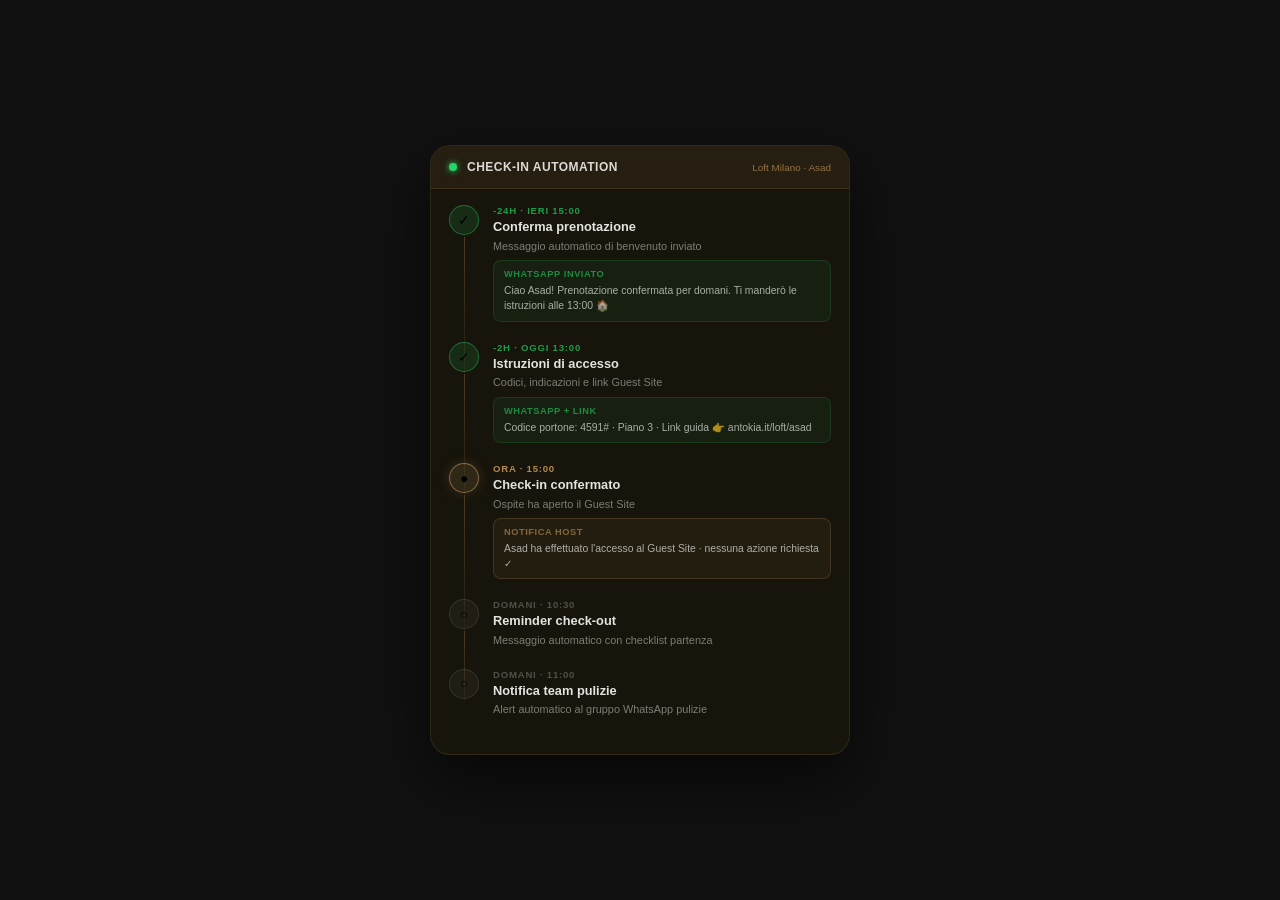
<file: feature-checkin.html>
<!DOCTYPE html>
<html lang="it">
<head>
<meta charset="UTF-8">
<style>
  * { box-sizing: border-box; margin: 0; padding: 0; }
  body { font-family: -apple-system, BlinkMacSystemFont, 'Segoe UI', sans-serif;
    background: #111; display: flex; align-items: center; justify-content: center;
    min-height: 100vh; padding: 24px; }

  .panel { width: 100%; max-width: 420px; background: #17140b;
    border-radius: 20px; overflow: hidden;
    box-shadow: 0 24px 64px rgba(0,0,0,0.6);
    border: 1px solid rgba(196,151,90,0.15); }

  .panel-header { background: rgba(196,151,90,0.08); border-bottom: 1px solid rgba(196,151,90,0.15);
    padding: 14px 18px; display: flex; align-items: center; gap: 10px; }
  .ph-dot { width: 8px; height: 8px; border-radius: 50%; background: #25d366;
    box-shadow: 0 0 6px #25d366; flex-shrink: 0; }
  .ph-title { font-size: 0.75rem; font-weight: 700; color: rgba(250,250,247,0.85);
    letter-spacing: 0.04em; text-transform: uppercase; }
  .ph-sub { font-size: 0.62rem; color: rgba(196,151,90,0.7); margin-left: auto; }

  .timeline { padding: 16px 18px; display: flex; flex-direction: column; gap: 0; }

  .step { display: flex; gap: 14px; position: relative; }
  .step:not(:last-child) .step-line { position: absolute; left: 15px; top: 32px;
    width: 1px; height: calc(100% + 0px); background: linear-gradient(to bottom, rgba(196,151,90,0.3), rgba(196,151,90,0.05)); }

  .step-left { display: flex; flex-direction: column; align-items: center; width: 30px; flex-shrink: 0; }
  .step-icon { width: 30px; height: 30px; border-radius: 50%; display: flex;
    align-items: center; justify-content: center; font-size: 0.85rem;
    border: 1.5px solid; flex-shrink: 0; z-index: 1; }
  .step-icon.done { background: rgba(37,211,102,0.12); border-color: rgba(37,211,102,0.4); }
  .step-icon.active { background: rgba(196,151,90,0.15); border-color: rgba(196,151,90,0.6);
    box-shadow: 0 0 12px rgba(196,151,90,0.2); }
  .step-icon.pending { background: rgba(255,255,255,0.04); border-color: rgba(255,255,255,0.1); }

  .step-right { flex: 1; padding-bottom: 20px; }
  .step-timing { font-size: 0.6rem; font-weight: 700; text-transform: uppercase;
    letter-spacing: 0.08em; margin-bottom: 3px; }
  .step-timing.done   { color: rgba(37,211,102,0.7); }
  .step-timing.active { color: rgba(196,151,90,0.9); }
  .step-timing.pending{ color: rgba(255,255,255,0.25); }
  .step-title { font-size: 0.8rem; font-weight: 700; color: rgba(250,250,247,0.9); margin-bottom: 4px; line-height: 1.2; }
  .step-body { font-size: 0.68rem; color: rgba(250,250,247,0.45); line-height: 1.45; }

  .msg-preview { background: rgba(37,211,102,0.06); border: 1px solid rgba(37,211,102,0.15);
    border-radius: 8px; padding: 7px 10px; margin-top: 6px;
    font-size: 0.65rem; color: rgba(250,250,247,0.65); line-height: 1.4; }
  .msg-preview-gold { background: rgba(196,151,90,0.07); border-color: rgba(196,151,90,0.2); }
  .mp-label { font-size: 0.58rem; font-weight: 700; text-transform: uppercase;
    letter-spacing: 0.06em; margin-bottom: 3px; opacity: 0.6; }
  .mp-label.green { color: #25d366; }
  .mp-label.gold  { color: #c4975a; }

  @keyframes fi { to { opacity:1; transform:translateY(0); } }
  .a1 { animation: fi 0.4s 0.1s both; opacity:0; transform:translateY(8px); }
  .a2 { animation: fi 0.4s 0.5s both; opacity:0; transform:translateY(8px); }
  .a3 { animation: fi 0.4s 0.9s both; opacity:0; transform:translateY(8px); }
  .a4 { animation: fi 0.4s 1.4s both; opacity:0; transform:translateY(8px); }
  .a5 { animation: fi 0.4s 1.9s both; opacity:0; transform:translateY(8px); }

  /* Pulse su step attivo */
  @keyframes pulse { 0%,100%{box-shadow:0 0 12px rgba(196,151,90,0.2)} 50%{box-shadow:0 0 20px rgba(196,151,90,0.45)} }
  .step-icon.active { animation: pulse 2s 2s infinite; }
</style>
</head>
<body>
  <div class="panel">
    <div class="panel-header">
      <div class="ph-dot"></div>
      <div class="ph-title">Check-in Automation</div>
      <div class="ph-sub">Loft Milano · Asad</div>
    </div>
    <div class="timeline">

      <div class="step a1">
        <div class="step-line"></div>
        <div class="step-left">
          <div class="step-icon done">✓</div>
        </div>
        <div class="step-right">
          <div class="step-timing done">-24h · Ieri 15:00</div>
          <div class="step-title">Conferma prenotazione</div>
          <div class="step-body">Messaggio automatico di benvenuto inviato</div>
          <div class="msg-preview">
            <div class="mp-label green">WhatsApp inviato</div>
            Ciao Asad! Prenotazione confermata per domani. Ti manderò le istruzioni alle 13:00 🏠
          </div>
        </div>
      </div>

      <div class="step a2">
        <div class="step-line"></div>
        <div class="step-left">
          <div class="step-icon done">✓</div>
        </div>
        <div class="step-right">
          <div class="step-timing done">-2h · Oggi 13:00</div>
          <div class="step-title">Istruzioni di accesso</div>
          <div class="step-body">Codici, indicazioni e link Guest Site</div>
          <div class="msg-preview">
            <div class="mp-label green">WhatsApp + link</div>
            Codice portone: 4591# · Piano 3 · Link guida 👉 antokia.it/loft/asad
          </div>
        </div>
      </div>

      <div class="step a3">
        <div class="step-line"></div>
        <div class="step-left">
          <div class="step-icon active">●</div>
        </div>
        <div class="step-right">
          <div class="step-timing active">Ora · 15:00</div>
          <div class="step-title">Check-in confermato</div>
          <div class="step-body">Ospite ha aperto il Guest Site</div>
          <div class="msg-preview msg-preview-gold">
            <div class="mp-label gold">Notifica host</div>
            Asad ha effettuato l'accesso al Guest Site · nessuna azione richiesta ✓
          </div>
        </div>
      </div>

      <div class="step a4">
        <div class="step-line"></div>
        <div class="step-left">
          <div class="step-icon pending">○</div>
        </div>
        <div class="step-right">
          <div class="step-timing pending">Domani · 10:30</div>
          <div class="step-title">Reminder check-out</div>
          <div class="step-body">Messaggio automatico con checklist partenza</div>
        </div>
      </div>

      <div class="step a5">
        <div class="step-left">
          <div class="step-icon pending">○</div>
        </div>
        <div class="step-right">
          <div class="step-timing pending">Domani · 11:00</div>
          <div class="step-title">Notifica team pulizie</div>
          <div class="step-body">Alert automatico al gruppo WhatsApp pulizie</div>
        </div>
      </div>

    </div>
  </div>
</body>
</html>
</file>
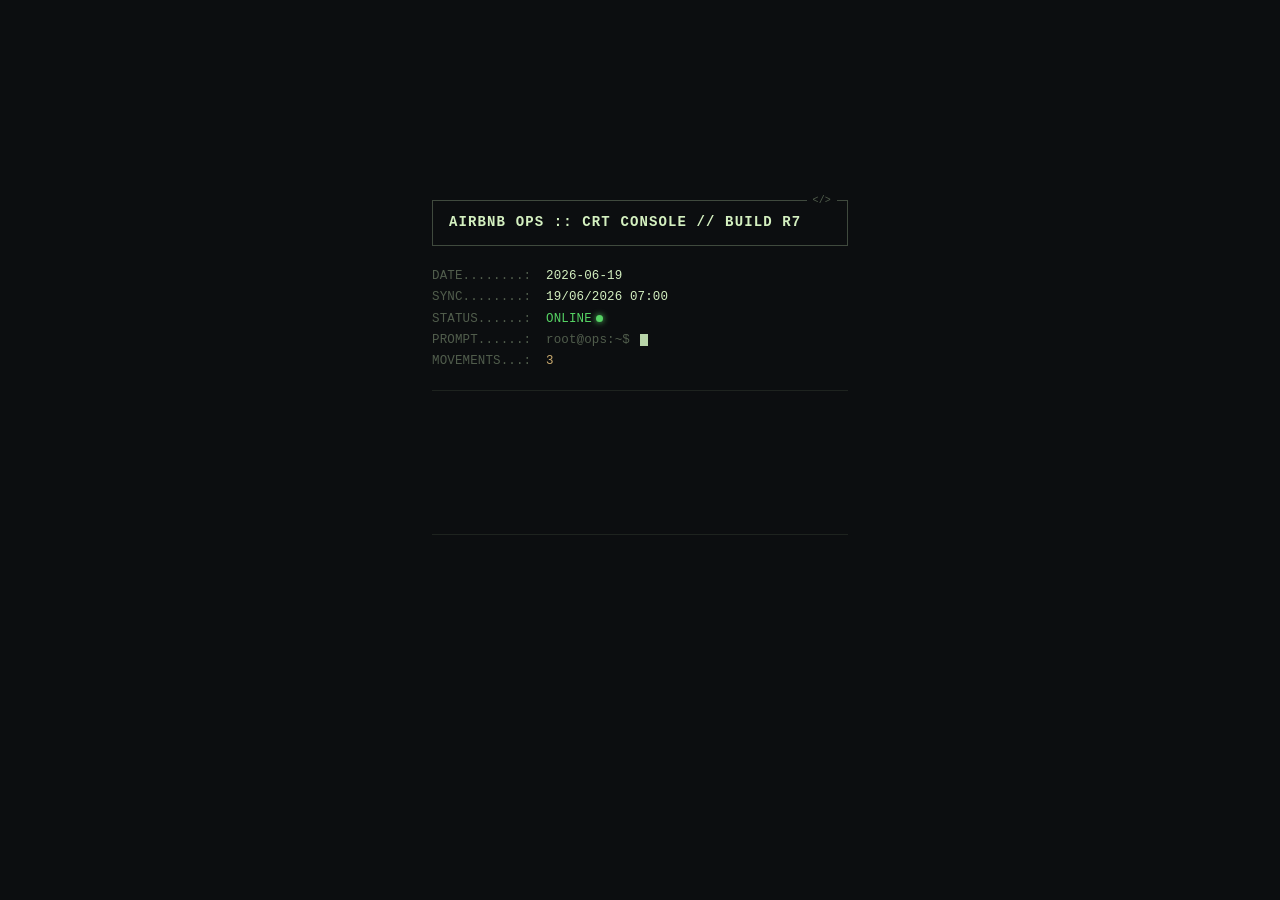
<file: feature-daily-ops.html>
<!DOCTYPE html>
<html lang="it">
<head>
<meta charset="UTF-8">
<meta name="viewport" content="width=device-width, initial-scale=1.0">
<style>
*, *::before, *::after { box-sizing: border-box; margin: 0; padding: 0; }

html, body {
  width: 100%; height: 100%;
  background: #0c0e10;
  display: flex;
  align-items: center;
  justify-content: center;
  font-family: 'Courier New', 'Menlo', 'Consolas', monospace;
  -webkit-font-smoothing: antialiased;
}

.ops {
  width: 100%;
  max-width: 480px;
  padding: 28px 32px;
  color: #b8d4a8;
  font-size: 12.5px;
  line-height: 1.7;
  letter-spacing: 0.01em;
}

/* ── Title box ── */
.ops-title-box {
  border: 1.5px solid rgba(184,212,168,0.3);
  padding: 10px 16px;
  margin-bottom: 20px;
  position: relative;
  opacity: 0;
  transform: translateY(12px);
  transition: opacity 0.55s ease, transform 0.55s ease;
}
.ops-title-box::before {
  content: '</>';
  position: absolute;
  top: -9px; right: 10px;
  background: #0c0e10;
  padding: 0 6px;
  font-size: 10px;
  color: rgba(184,212,168,0.4);
}
.ops-title {
  font-size: 14px;
  font-weight: bold;
  color: #d4f0c0;
  letter-spacing: 0.08em;
}

/* ── Chapter wrapper ── */
.ops-chapter {
  opacity: 0;
  transform: translateY(14px);
  transition: opacity 0.55s ease, transform 0.55s ease;
  margin-bottom: 18px;
}

/* ── Rows ── */
.ops-row {
  display: flex;
  gap: 4px;
  color: rgba(184,212,168,0.72);
}
.ops-key {
  color: rgba(184,212,168,0.4);
  flex-shrink: 0;
  min-width: 110px;
}
.ops-val { color: #d4f0c0; }
.ops-val.gold { color: #c9a96e; }
.ops-val.green { color: #56d364; }
.ops-val.red   { color: #f85149; }
.ops-val.dim   { color: rgba(184,212,168,0.4); }

/* Online indicator */
.ops-dot {
  display: inline-block;
  width: 7px; height: 7px;
  border-radius: 50%;
  background: #56d364;
  margin-left: 4px;
  vertical-align: middle;
  box-shadow: 0 0 6px #56d364;
  animation: pulse 2s infinite;
}

/* Cursor blink */
.ops-cursor {
  display: inline-block;
  width: 8px; height: 12px;
  background: #b8d4a8;
  vertical-align: middle;
  margin-left: 2px;
  animation: blink 1s step-end infinite;
}

/* Section header */
.ops-section-hdr {
  display: flex;
  align-items: center;
  gap: 8px;
  margin-bottom: 8px;
  font-size: 11.5px;
  font-weight: bold;
  letter-spacing: 0.06em;
  color: #d4f0c0;
}
.ops-section-dot {
  width: 9px; height: 9px;
  border-radius: 2px;
  flex-shrink: 0;
}
.ops-section-dot.g { background: #56d364; }
.ops-section-dot.r { background: #f85149; }

/* Entry rows */
.ops-entry {
  padding-left: 16px;
  color: rgba(184,212,168,0.78);
  font-size: 11.5px;
}
.ops-entry .ops-tag { color: #c9a96e; }
.ops-entry .ops-mod { color: rgba(184,212,168,0.45); font-size: 10.5px; }

/* Separator */
.ops-sep {
  border: none;
  border-top: 1px solid rgba(184,212,168,0.1);
  margin: 14px 0;
}

/* Total row */
.ops-total {
  color: rgba(184,212,168,0.5);
  font-size: 11px;
  margin-top: 6px;
}
.ops-total span { color: #d4f0c0; font-weight: bold; }

/* Legend */
.ops-legend {
  font-size: 10.5px;
  color: rgba(184,212,168,0.35);
  margin-top: 4px;
}

@keyframes blink {
  0%,100% { opacity:1; }
  50%     { opacity:0; }
}
@keyframes pulse {
  0%,100% { opacity:1; }
  50%     { opacity:0.45; }
}
</style>
</head>
<body>

<div class="ops" id="ops">

  <!-- Chapter 0: Title + Status -->
  <div class="ops-title-box" id="ch0">
    <div class="ops-title">AIRBNB OPS :: CRT CONSOLE // BUILD R7</div>
  </div>

  <!-- Chapter 1: System status -->
  <div class="ops-chapter" id="ch1">
    <div class="ops-row"><span class="ops-key">DATE........:</span><span class="ops-val">2026-06-19</span></div>
    <div class="ops-row"><span class="ops-key">SYNC........:</span><span class="ops-val">19/06/2026 07:00</span></div>
    <div class="ops-row">
      <span class="ops-key">STATUS......:</span>
      <span class="ops-val green">ONLINE<span class="ops-dot"></span></span>
    </div>
    <div class="ops-row"><span class="ops-key">PROMPT......:</span><span class="ops-val dim">root@ops:~$ <span class="ops-cursor"></span></span></div>
    <div class="ops-row"><span class="ops-key">MOVEMENTS...:</span><span class="ops-val gold">3</span></div>
  </div>

  <hr class="ops-sep">

  <!-- Chapter 2: Check-in board -->
  <div class="ops-chapter" id="ch2">
    <div class="ops-section-hdr">
      <div class="ops-section-dot g"></div>
      CHECK-IN BOARD
    </div>
    <div class="ops-entry">01 &gt;IN &nbsp;<span class="ops-tag">Asad</span> | Loft | A:4</div>
    <div class="ops-entry ops-mod">&nbsp;&nbsp;&nbsp;&nbsp;&gt;MOD 3-&gt;4 ospiti (acc.2026-06-16)</div>
    <div class="ops-entry">02 &gt;IN &nbsp;<span class="ops-tag">DIANA</span> | Bilo | A:3</div>
    <div class="ops-total">TOTAL CHECK-IN....: <span>2</span></div>
  </div>

  <hr class="ops-sep">

  <!-- Chapter 3: Check-out board + legend -->
  <div class="ops-chapter" id="ch3">
    <div class="ops-section-hdr">
      <div class="ops-section-dot r"></div>
      CHECK-OUT BOARD
    </div>
    <div class="ops-entry">01 &gt;OUT <span class="ops-tag">Renso</span> | Loft</div>
    <div class="ops-total">TOTAL CHECK-OUT...: <span>1</span></div>
    <div class="ops-sep" style="margin:12px 0 8px"></div>
    <div class="ops-legend">LEGEND: A=Adults &nbsp;B=Bambini &nbsp;N=Neonati</div>
    <div class="ops-legend">UI: CRT retro // static cursor <span style="color:#b8d4a8">■</span></div>
  </div>

</div>

<script>
(function () {
  var CHAPTERS = ['ch0','ch1','ch2','ch3'];
  var DELAYS   = [0, 500, 1300, 2100];   // ms from start
  var HOLD     = 3800;                    // how long all 3 stay visible
  var FADE_OUT = 600;                     // fade-out duration
  var PAUSE    = 800;                     // dark pause before restart

  function show(id) {
    var el = document.getElementById(id);
    if (!el) return;
    el.style.opacity   = '1';
    el.style.transform = 'translateY(0)';
  }

  function hide(id) {
    var el = document.getElementById(id);
    if (!el) return;
    el.style.transition = 'opacity ' + (FADE_OUT/1000) + 's ease';
    el.style.opacity    = '0';
  }

  function reset(id) {
    var el = document.getElementById(id);
    if (!el) return;
    el.style.transition = 'none';
    el.style.opacity    = '0';
    el.style.transform  = 'translateY(14px)';
    // title box has different transform
    if (id === 'ch0') el.style.transform = 'translateY(12px)';
  }

  var totalCycle = DELAYS[DELAYS.length-1] + HOLD + FADE_OUT + PAUSE;

  function runCycle() {
    // Reset all
    CHAPTERS.forEach(reset);

    // Show each chapter with stagger
    CHAPTERS.forEach(function(id, i) {
      setTimeout(function() { show(id); }, DELAYS[i]);
    });

    // After hold: fade out all
    var holdStart = DELAYS[DELAYS.length-1] + HOLD;
    setTimeout(function() {
      CHAPTERS.forEach(hide);
    }, holdStart);
  }

  // Initial run
  runCycle();

  // Loop
  setInterval(runCycle, totalCycle);
})();
</script>

</body>
</html>
</file>
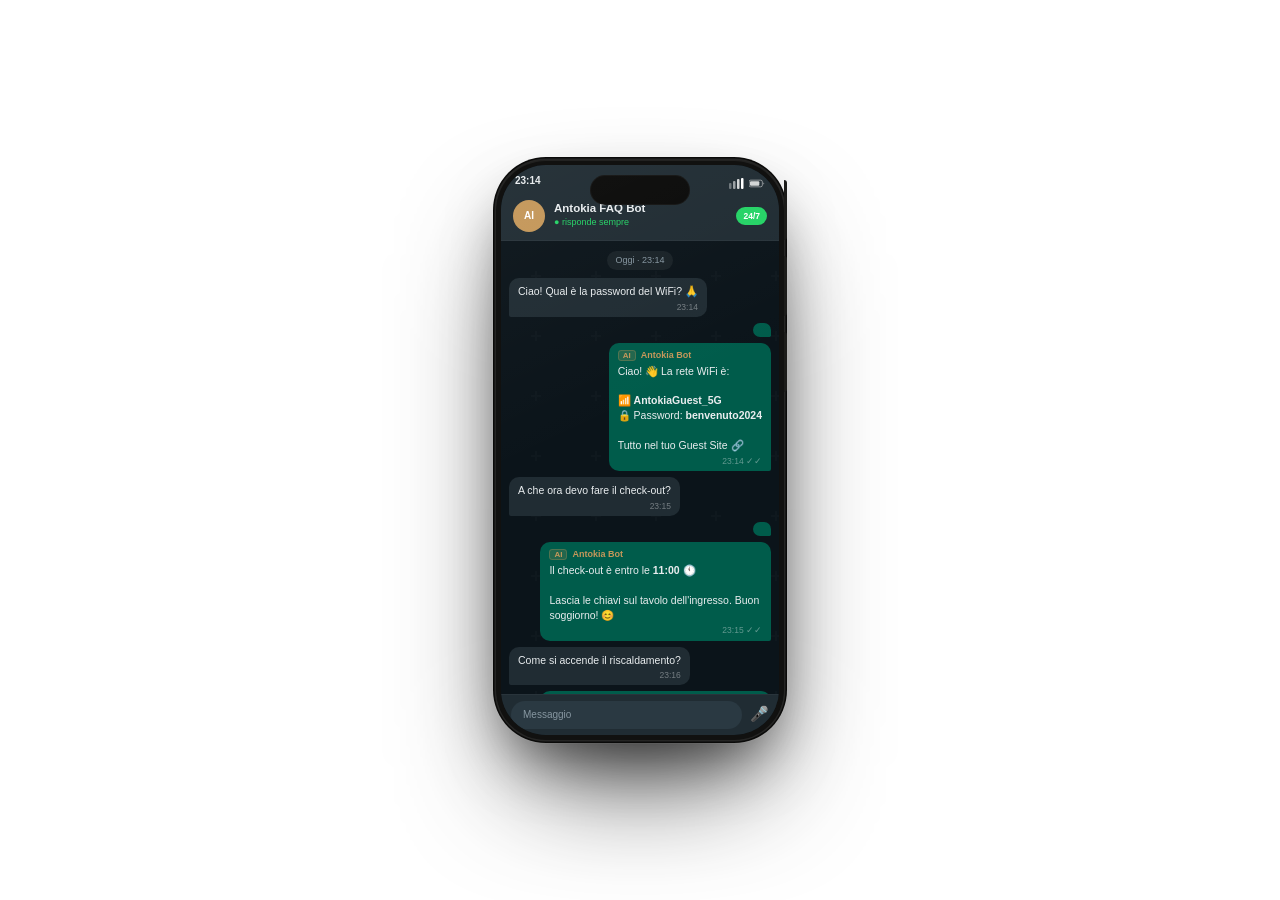
<file: feature-faq.html>
<!DOCTYPE html>
<html lang="it">
<head>
<meta charset="UTF-8">
<meta name="viewport" content="width=device-width, initial-scale=1.0">
<link rel="stylesheet" href="assets/css/style.css">
<style>
html, body {
  margin: 0; padding: 0;
  width: 100%; height: 100%;
  background: transparent;
  display: flex;
  align-items: center;
  justify-content: center;
  overflow: hidden;
}

/* ── FAQ Bot chat inside phone screen ── */
.chatbot {
  position: absolute;
  inset: 0;
  display: flex;
  flex-direction: column;
  background: #0b141a;
  font-family: -apple-system, 'Helvetica Neue', sans-serif;
  -webkit-font-smoothing: antialiased;
  color: #e9edef;
}

/* Status bar */
.chatbot-sb {
  height: 28px;
  display: flex; align-items: flex-end;
  justify-content: space-between;
  padding: 0 14px 4px;
  font-size: 10px; font-weight: 700;
  background: #202c33;
  flex-shrink: 0;
}

/* Chat header */
.chatbot-hdr {
  background: #202c33;
  padding: 7px 12px 8px;
  display: flex; align-items: center; gap: 9px;
  border-bottom: 1px solid rgba(255,255,255,0.04);
  flex-shrink: 0;
}
.chatbot-av {
  width: 32px; height: 32px; border-radius: 50%;
  background: #c4975a;
  display: flex; align-items: center; justify-content: center;
  font-size: 10px; font-weight: 800; color: #fff;
  flex-shrink: 0;
}
.chatbot-hdr-name { font-size: 11.5px; font-weight: 700; line-height: 1.2; }
.chatbot-hdr-sub  { font-size: 9px; color: #25d366; }
.chatbot-badge {
  margin-left: auto;
  background: #25d366; color: #fff;
  font-size: 8.5px; font-weight: 700;
  padding: 2px 7px; border-radius: 99px;
}

/* Chat body */
.chatbot-body {
  flex: 1; overflow: hidden; position: relative;
  background-color: #0b141a;
  background-image: url("data:image/svg+xml,%3Csvg width='60' height='60' viewBox='0 0 60 60' xmlns='http://www.w3.org/2000/svg'%3E%3Cg fill='%23ffffff' fill-opacity='0.015'%3E%3Cpath d='M36 34v-4h-2v4h-4v2h4v4h2v-4h4v-2h-4z'/%3E%3C/g%3E%3C/svg%3E");
}
.chatbot-feed {
  padding: 10px 8px 14px;
  display: flex; flex-direction: column; gap: 6px;
}

/* Messages */
.fm {
  max-width: 88%;
  padding: 6px 9px 4px;
  border-radius: 10px;
  font-size: 10.5px; line-height: 1.42;
}
.fm.guest { background: #202c33; align-self: flex-start; border-bottom-left-radius: 2px; }
.fm.bot   { background: #005c4b; align-self: flex-end;   border-bottom-right-radius: 2px; }

.fm-sender { font-size: 9px; font-weight: 700; color: #c4975a; margin-bottom: 2px; }
.fm-time   { font-size: 8.5px; opacity: 0.42; text-align: right; margin-top: 2px; }
.ai-tag {
  font-size: 8px; font-weight: 700;
  background: rgba(196,151,90,0.18);
  color: #c4975a;
  border: 1px solid rgba(196,151,90,0.28);
  border-radius: 3px; padding: 0 4px;
  margin-right: 3px;
}

.chatbot-date {
  font-size: 9px; color: #8696a0;
  background: rgba(255,255,255,0.06);
  border-radius: 99px; padding: 2px 8px;
  align-self: center; margin-bottom: 2px;
}

/* Typing indicator */
.chatbot-typing {
  display: flex; gap: 3px; align-items: center;
  padding: 7px 9px;
  background: #005c4b;
  border-radius: 10px; border-bottom-right-radius: 2px;
  align-self: flex-end;
}
.chatbot-typing span {
  width: 4px; height: 4px; border-radius: 50%;
  background: rgba(255,255,255,0.55);
  animation: fb 1.1s infinite;
}
.chatbot-typing span:nth-child(2) { animation-delay: 0.18s; }
.chatbot-typing span:nth-child(3) { animation-delay: 0.36s; }

/* Input bar */
.chatbot-input {
  background: #202c33;
  padding: 6px 10px;
  display: flex; align-items: center; gap: 8px;
  flex-shrink: 0;
  border-top: 1px solid rgba(255,255,255,0.04);
}
.chatbot-field {
  flex: 1; background: #2a3942;
  border-radius: 18px; padding: 6px 12px;
  font-size: 10px; color: #8696a0;
}

/* Animations */
@keyframes fi {
  from { opacity:0; transform:translateY(6px) scale(0.97); }
  to   { opacity:1; transform:translateY(0) scale(1); }
}
@keyframes fb {
  0%,60%,100% { opacity:.3; transform:translateY(0); }
  30%         { opacity:1;  transform:translateY(-4px); }
}

.a1 { animation: fi 0.32s 0.3s both; }
.a2 { animation: fi 0.32s 1.1s both; }
.a3 { animation: fi 0.32s 1.8s both; }
.a4 { animation: fi 0.32s 2.7s both; }
.a5 { animation: fi 0.32s 3.6s both; }
.a6 { animation: fi 0.32s 4.5s both; }
.a7 { animation: fi 0.32s 5.4s both; }
.a8 { animation: fi 0.32s 6.2s both; }

/* Restart loop via re-render */
.chatbot-feed.restart .a1,
.chatbot-feed.restart .a2,
.chatbot-feed.restart .a3,
.chatbot-feed.restart .a4,
.chatbot-feed.restart .a5,
.chatbot-feed.restart .a6,
.chatbot-feed.restart .a7,
.chatbot-feed.restart .a8 { animation: none; opacity:0; }
</style>
</head>
<body>

<div class="guest-guide__visual">
  <div class="gg-phone" id="gg-phone">
    <div class="gg-phone__screen">
      <div class="gg-island"></div>

      <div class="chatbot">

        <!-- Status bar -->
        <div class="chatbot-sb">
          <span>23:14</span>
          <div style="display:flex;align-items:center;gap:5px">
            <svg width="15" height="11" fill="none" viewBox="0 0 15 11">
              <rect x="0" y="5" width="2.5" height="6" rx="1" fill="white" opacity=".35"/>
              <rect x="4" y="3" width="2.5" height="8" rx="1" fill="white" opacity=".55"/>
              <rect x="8" y="1" width="2.5" height="10" rx="1" fill="white" opacity=".8"/>
              <rect x="12" y="0" width="2.5" height="11" rx="1" fill="white"/>
            </svg>
            <svg width="16" height="11" viewBox="0 0 24 12" fill="none">
              <rect x="0" y="1" width="20" height="10" rx="2.5" stroke="white" stroke-opacity=".6" stroke-width="1.2"/>
              <rect x="1.5" y="2.5" width="14" height="7" rx="1.5" fill="white" opacity=".8"/>
              <path d="M21.5 4.5v3c.9-.3 1.4-.9 1.4-1.5s-.5-1.2-1.4-1.5z" fill="white" opacity=".5"/>
            </svg>
          </div>
        </div>

        <!-- Header -->
        <div class="chatbot-hdr">
          <div class="chatbot-av">AI</div>
          <div>
            <div class="chatbot-hdr-name">Antokia FAQ Bot</div>
            <div class="chatbot-hdr-sub">● risponde sempre</div>
          </div>
          <div class="chatbot-badge">24/7</div>
        </div>

        <!-- Chat feed -->
        <div class="chatbot-body">
          <div class="chatbot-feed" id="chatbot-feed">
            <div class="chatbot-date">Oggi · 23:14</div>

            <div class="fm guest a1">
              Ciao! Qual è la password del WiFi? 🙏
              <div class="fm-time">23:14</div>
            </div>

            <div class="chatbot-typing a2"></div>

            <div class="fm bot a3">
              <div class="fm-sender"><span class="ai-tag">AI</span> Antokia Bot</div>
              Ciao! 👋 La rete WiFi è:<br><br>
              📶 <b>AntokiaGuest_5G</b><br>
              🔒 Password: <b>benvenuto2024</b><br><br>
              Tutto nel tuo Guest Site 🔗
              <div class="fm-time">23:14 ✓✓</div>
            </div>

            <div class="fm guest a4">
              A che ora devo fare il check-out?
              <div class="fm-time">23:15</div>
            </div>

            <div class="chatbot-typing a5"></div>

            <div class="fm bot a6">
              <div class="fm-sender"><span class="ai-tag">AI</span> Antokia Bot</div>
              Il check-out è entro le <b>11:00</b> 🕚<br><br>
              Lascia le chiavi sul tavolo dell'ingresso. Buon soggiorno! 😊
              <div class="fm-time">23:15 ✓✓</div>
            </div>

            <div class="fm guest a7">
              Come si accende il riscaldamento?
              <div class="fm-time">23:16</div>
            </div>

            <div class="fm bot a8">
              <div class="fm-sender"><span class="ai-tag">AI</span> Antokia Bot</div>
              Il termostato è nell'ingresso 🌡<br>
              Imposta la temperatura con le frecce ▲▼ — si accende in 5 minuti.
              <div class="fm-time">23:16 ✓✓</div>
            </div>

          </div>
        </div>

        <!-- Input -->
        <div class="chatbot-input">
          <div class="chatbot-field">Messaggio</div>
          <span style="font-size:15px;color:#aebac1">🎤</span>
        </div>

      </div>
    </div>
  </div>
</div>

<script>
// Loop: every ~9s reset animations by forcing re-render
(function() {
  var feed = document.getElementById('chatbot-feed');
  var LOOP = 9500;
  setInterval(function() {
    feed.classList.add('restart');
    void feed.offsetWidth; // force reflow
    feed.classList.remove('restart');
    // Re-trigger by cloning and replacing
    var clone = feed.cloneNode(true);
    feed.parentNode.replaceChild(clone, feed);
  }, LOOP);
})();
</script>
</body>
</html>
</file>
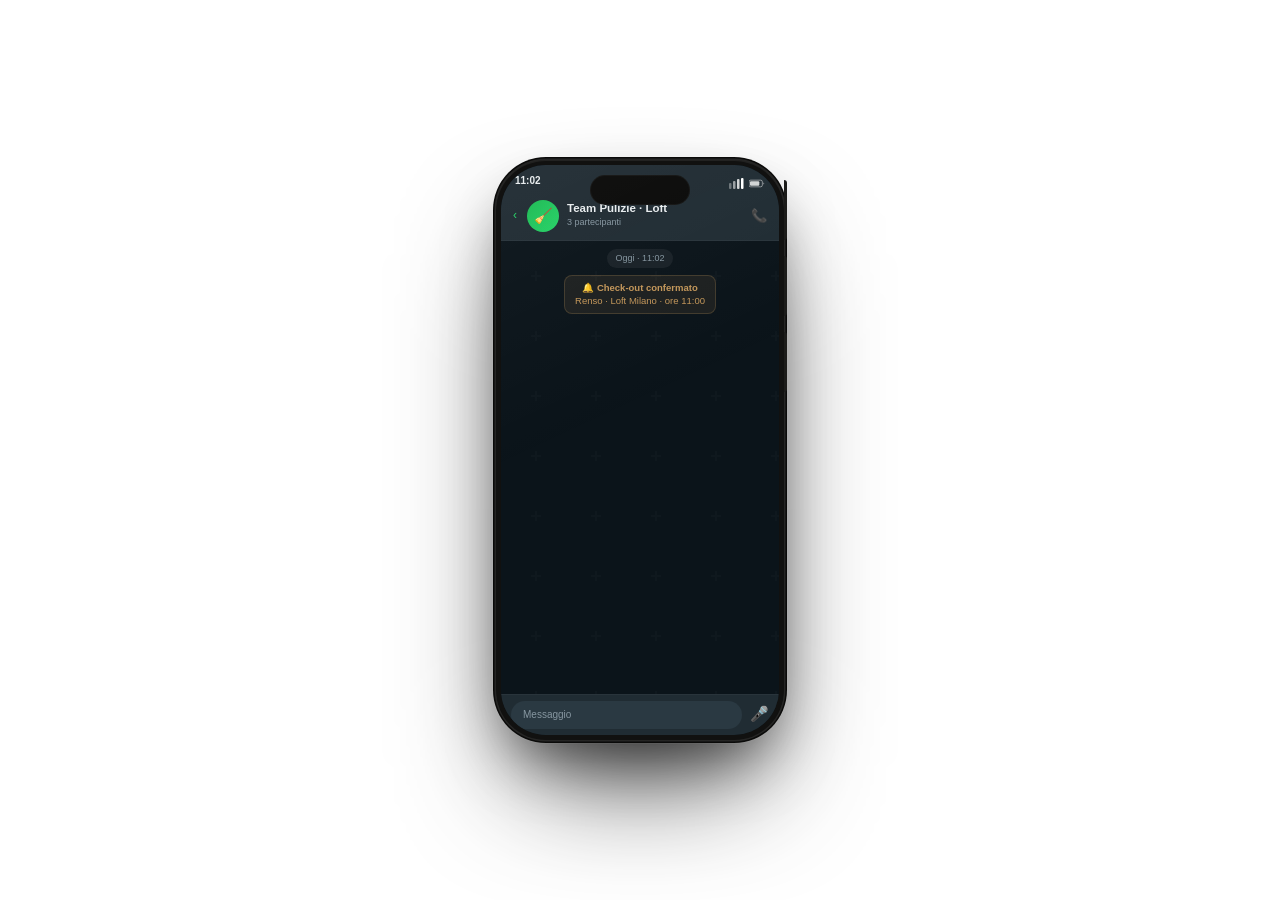
<file: feature-pulizie.html>
<!DOCTYPE html>
<html lang="it">
<head>
<meta charset="UTF-8">
<meta name="viewport" content="width=device-width, initial-scale=1.0">
<link rel="stylesheet" href="assets/css/style.css">
<style>
html, body {
  margin: 0; padding: 0;
  width: 100%; height: 100%;
  background: transparent;
  display: flex;
  align-items: center;
  justify-content: center;
  overflow: hidden;
}

/* ── WhatsApp shell inside phone screen ── */
.wa {
  position: absolute;
  inset: 0;
  display: flex;
  flex-direction: column;
  background: #0b141a;
  font-family: -apple-system, 'Helvetica Neue', sans-serif;
  -webkit-font-smoothing: antialiased;
  color: #e9edef;
}

/* Status bar */
.wa-sb {
  height: 28px;
  display: flex;
  align-items: flex-end;
  justify-content: space-between;
  padding: 0 14px 4px;
  font-size: 10px;
  font-weight: 700;
  background: #202c33;
  flex-shrink: 0;
}

/* WA Header */
.wa-hdr {
  background: #202c33;
  padding: 7px 12px 8px;
  display: flex;
  align-items: center;
  gap: 8px;
  border-bottom: 1px solid rgba(255,255,255,0.04);
  flex-shrink: 0;
}
.wa-av {
  width: 32px; height: 32px;
  border-radius: 50%;
  background: linear-gradient(135deg, #1db954, #25d366);
  display: flex; align-items: center; justify-content: center;
  font-size: 15px; flex-shrink: 0;
}
.wa-hdr-name { font-size: 11.5px; font-weight: 700; line-height: 1.2; }
.wa-hdr-sub  { font-size: 9px; color: #8696a0; }
.wa-hdr-icon { margin-left: auto; color: #aebac1; font-size: 13px; }

/* Chat area */
.wa-body {
  flex: 1;
  overflow: hidden;
  position: relative;
  background-color: #0b141a;
  background-image: url("data:image/svg+xml,%3Csvg width='60' height='60' viewBox='0 0 60 60' xmlns='http://www.w3.org/2000/svg'%3E%3Cg fill='%23ffffff' fill-opacity='0.015'%3E%3Cpath d='M36 34v-4h-2v4h-4v2h4v4h2v-4h4v-2h-4z'/%3E%3C/g%3E%3C/svg%3E");
}
.wa-feed {
  padding: 8px 8px 14px;
  display: flex;
  flex-direction: column;
  gap: 5px;
  will-change: transform;
  transition: transform 0.85s cubic-bezier(0.4,0,0.2,1);
}

/* Message base */
.wm {
  max-width: 90%;
  padding: 6px 8px 3px;
  border-radius: 10px;
  font-size: 10.5px;
  line-height: 1.42;
  opacity: 0;
  transform: translateY(8px);
}
.wm.in  { background: #202c33; align-self: flex-start; border-bottom-left-radius: 2px; }
.wm.out { background: #005c4b; align-self: flex-end;   border-bottom-right-radius: 2px; }
.wm.sys {
  background: rgba(196,151,90,0.1);
  border: 1px solid rgba(196,151,90,0.22);
  color: #c4975a;
  align-self: center;
  border-radius: 8px;
  font-size: 9.5px;
  text-align: center;
  padding: 5px 10px;
  max-width: 96%;
}
.wm.show { animation: wpop 0.3s cubic-bezier(0.34,1.3,0.64,1) forwards; }

.wm-sender { font-size: 9px; font-weight: 700; margin-bottom: 1px; }
.wm-sender.gold  { color: #c4975a; }
.wm-sender.green { color: #25d366; }
.wm-time { font-size: 8.5px; opacity: 0.42; text-align: right; margin-top: 2px; }

/* Date badge */
.wa-date {
  font-size: 9px; color: #8696a0;
  background: rgba(255,255,255,0.06);
  border-radius: 99px; padding: 2px 8px;
  align-self: center; margin-bottom: 2px;
}

/* Checklist card */
.wcl {
  border-radius: 10px;
  padding: 8px 10px;
  align-self: flex-end;
  max-width: 92%;
  border-bottom-right-radius: 2px;
  font-size: 10.5px;
  opacity: 0;
  transform: translateY(8px);
}
.wcl.show { animation: wpop 0.3s cubic-bezier(0.34,1.3,0.64,1) forwards; }
.wcl.pending-cl { background: #202c33; }
.wcl.done-cl    { background: #1a2e20; border: 1px solid rgba(37,211,102,0.18); }
.cl-h { font-size: 10px; font-weight: 700; margin-bottom: 5px; }
.cl-h.g { color: #25d366; }
.cl-row {
  display: flex; align-items: center; gap: 6px;
  font-size: 9.5px; padding: 3px 0;
  border-bottom: 1px solid rgba(255,255,255,0.05);
  color: #e9edef;
}
.cl-row:last-of-type { border: none; padding-bottom: 0; }
.cl-box {
  width: 13px; height: 13px; border-radius: 3px;
  border: 1.5px solid; flex-shrink: 0;
  display: flex; align-items: center; justify-content: center;
  font-size: 8px;
}
.cl-box.p { border-color: #8696a0; }
.cl-box.d { background: #25d366; border-color: #25d366; color: #fff; }

/* Typing */
.wa-typing {
  display: none; gap: 3px; align-items: center;
  padding: 7px 9px;
  background: #202c33;
  border-radius: 10px; border-bottom-left-radius: 2px;
  align-self: flex-start;
}
.wa-typing.vis { display: flex; }
.wa-typing span {
  width: 4px; height: 4px; border-radius: 50%;
  background: #8696a0;
  animation: wbounce 1.1s infinite;
}
.wa-typing span:nth-child(2) { animation-delay: 0.18s; }
.wa-typing span:nth-child(3) { animation-delay: 0.36s; }

/* Input */
.wa-input {
  background: #202c33;
  padding: 6px 10px;
  display: flex; align-items: center; gap: 8px;
  flex-shrink: 0;
  border-top: 1px solid rgba(255,255,255,0.04);
}
.wa-field {
  flex: 1; background: #2a3942;
  border-radius: 18px;
  padding: 6px 12px;
  font-size: 10px; color: #8696a0;
}

@keyframes wpop {
  from { opacity:0; transform:translateY(8px) scale(0.97); }
  to   { opacity:1; transform:translateY(0) scale(1); }
}
@keyframes wbounce {
  0%,60%,100% { transform:translateY(0); }
  30%         { transform:translateY(-4px); }
}
</style>
</head>
<body>

<div class="guest-guide__visual">
  <div class="gg-phone" id="gg-phone">
    <div class="gg-phone__screen">
      <div class="gg-island"></div>

      <div class="wa">

        <!-- Status bar -->
        <div class="wa-sb">
          <span>11:02</span>
          <div style="display:flex;align-items:center;gap:5px">
            <svg width="15" height="11" fill="none" viewBox="0 0 15 11">
              <rect x="0" y="5" width="2.5" height="6" rx="1" fill="white" opacity=".35"/>
              <rect x="4" y="3" width="2.5" height="8" rx="1" fill="white" opacity=".55"/>
              <rect x="8" y="1" width="2.5" height="10" rx="1" fill="white" opacity=".8"/>
              <rect x="12" y="0" width="2.5" height="11" rx="1" fill="white"/>
            </svg>
            <svg width="16" height="11" viewBox="0 0 24 12" fill="none">
              <rect x="0" y="1" width="20" height="10" rx="2.5" stroke="white" stroke-opacity=".6" stroke-width="1.2"/>
              <rect x="1.5" y="2.5" width="14" height="7" rx="1.5" fill="white" opacity=".8"/>
              <path d="M21.5 4.5v3c.9-.3 1.4-.9 1.4-1.5s-.5-1.2-1.4-1.5z" fill="white" opacity=".5"/>
            </svg>
          </div>
        </div>

        <!-- Header -->
        <div class="wa-hdr">
          <span style="font-size:12px;color:#25d366;margin-right:2px">‹</span>
          <div class="wa-av">🧹</div>
          <div>
            <div class="wa-hdr-name">Team Pulizie · Loft</div>
            <div class="wa-hdr-sub">3 partecipanti</div>
          </div>
          <div class="wa-hdr-icon">📞</div>
        </div>

        <!-- Chat -->
        <div class="wa-body">
          <div class="wa-feed" id="wa-feed">
            <div class="wa-date">Oggi · 11:02</div>

            <div class="wm sys" id="wm1">
              🔔 <b>Check-out confermato</b><br>
              Renso · Loft Milano · ore 11:00
            </div>

            <div class="wm out" id="wm2">
              <div class="wm-sender gold">🤖 Antokia System</div>
              🏠 <b>LOFT MILANO — PULIZIA RICHIESTA</b><br><br>
              Check-out: ore 11:00<br>
              Prossimo check-in: <b>15:00</b><br>
              ⏱ Tempo disponibile: <b>4 ore</b>
              <div class="wm-time">11:02 ✓✓</div>
            </div>

            <div class="wcl pending-cl" id="wm3">
              <div class="cl-h g">📋 Checklist pulizia</div>
              <div class="cl-row"><div class="cl-box p"></div>Camere da letto</div>
              <div class="cl-row"><div class="cl-box p"></div>Bagno completo</div>
              <div class="cl-row"><div class="cl-box p"></div>Cucina e fornelli</div>
              <div class="cl-row"><div class="cl-box p"></div>Cambio biancheria</div>
              <div class="cl-row"><div class="cl-box p"></div>Scorte consumabili</div>
              <div class="wm-time">11:02 ✓✓</div>
            </div>

            <div class="wa-typing" id="wa-typing">
              <span></span><span></span><span></span>
            </div>

            <div class="wm in" id="wm4">
              <div class="wm-sender green">Maria (pulizie)</div>
              Ok! Arrivo alle 11:30 👍
              <div class="wm-time">11:05</div>
            </div>

            <div class="wcl done-cl" id="wm5">
              <div class="cl-h g">✅ Pulizia completata</div>
              <div class="cl-row"><div class="cl-box d">✓</div>Camere da letto</div>
              <div class="cl-row"><div class="cl-box d">✓</div>Bagno completo</div>
              <div class="cl-row"><div class="cl-box d">✓</div>Cucina e fornelli</div>
              <div class="cl-row"><div class="cl-box d">✓</div>Cambio biancheria</div>
              <div class="cl-row"><div class="cl-box d">✓</div>Scorte consumabili</div>
              <div class="wm-time">13:47 ✓✓</div>
            </div>

            <div class="wm sys" id="wm6">
              🎉 Appartamento pronto · check-in tra 1h
            </div>
          </div>
        </div>

        <!-- Input -->
        <div class="wa-input">
          <div class="wa-field">Messaggio</div>
          <span style="font-size:15px;color:#aebac1">🎤</span>
        </div>

      </div>
    </div>
  </div>
</div>

<script>
(function () {
  var feed   = document.getElementById('wa-feed');
  var body   = document.querySelector('.wa-body');
  var typing = document.getElementById('wa-typing');

  var steps = [
    { id:'wm1', delay:400 },
    { id:'wm2', delay:1800, scroll:true },
    { id:'wm3', delay:3200, scroll:true },
    { typing:true, delay:4700 },
    { id:'wm4', delay:5900, scroll:true, typingOff:true },
    { id:'wm5', delay:7400, scroll:true },
    { id:'wm6', delay:9000, scroll:true },
  ];

  var TOTAL = 11200;

  function show(id) {
    var el = document.getElementById(id);
    if (el) el.classList.add('show');
  }

  function autoScroll() {
    var fH = feed.scrollHeight, bH = body.offsetHeight;
    if (fH > bH) feed.style.transform = 'translateY(-' + (fH - bH + 12) + 'px)';
  }

  function reset() {
    feed.style.transition = 'none';
    feed.style.transform  = 'translateY(0)';
    ['wm1','wm2','wm3','wm4','wm5','wm6'].forEach(function(id) {
      var el = document.getElementById(id);
      if (!el) return;
      el.classList.remove('show');
      el.style.opacity   = '0';
      el.style.transform = 'translateY(8px)';
    });
    typing.classList.remove('vis');
    setTimeout(function() {
      feed.style.transition = 'transform 0.85s cubic-bezier(0.4,0,0.2,1)';
      run();
    }, 60);
  }

  function run() {
    steps.forEach(function(s) {
      setTimeout(function() {
        if (s.typing)    { typing.classList.add('vis'); return; }
        if (s.typingOff)  typing.classList.remove('vis');
        show(s.id);
        if (s.scroll) setTimeout(autoScroll, 110);
      }, s.delay);
    });
  }

  feed.style.transition = 'transform 0.85s cubic-bezier(0.4,0,0.2,1)';
  run();
  setInterval(reset, TOTAL);
})();
</script>
</body>
</html>
</file>
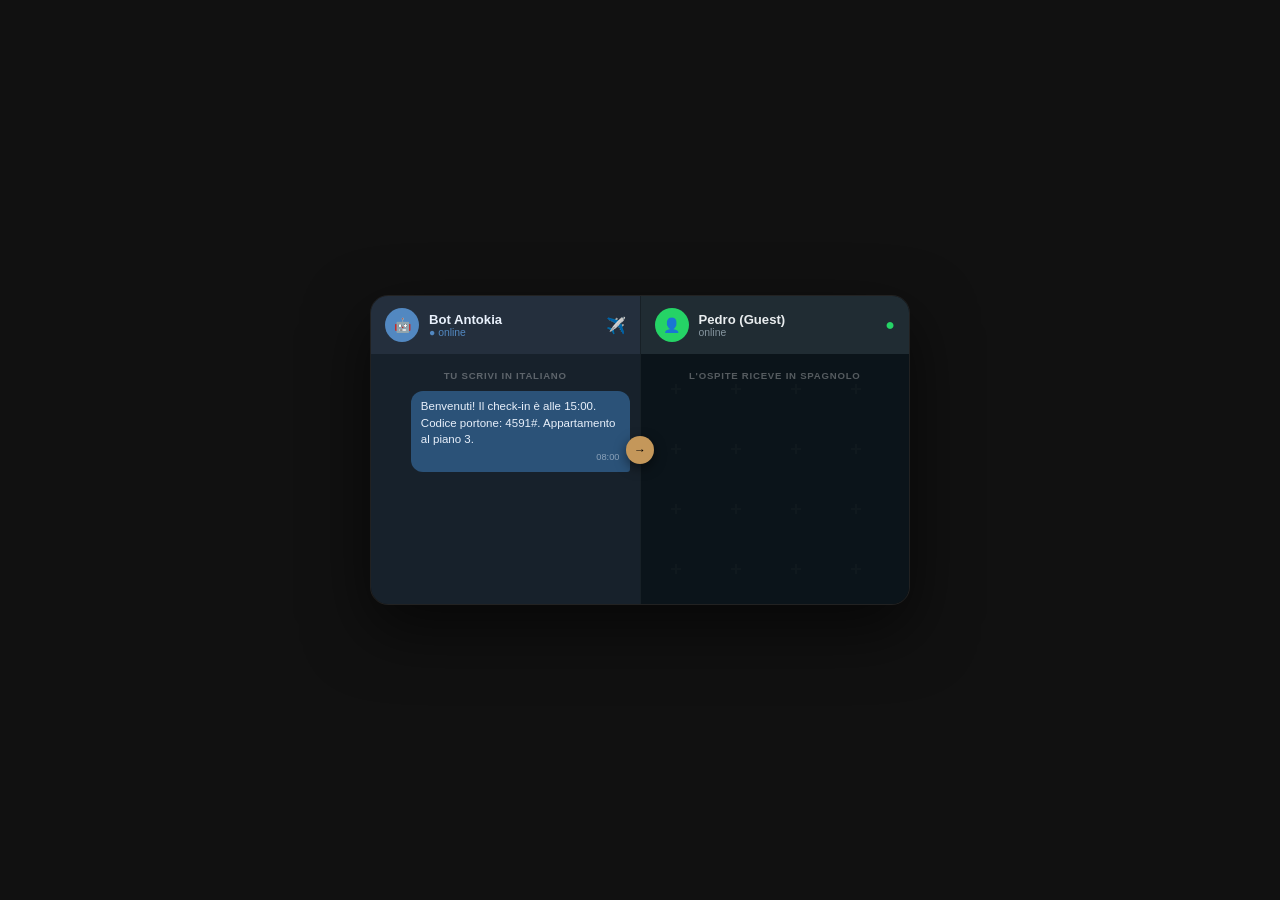
<file: feature-traduzione.html>
<!DOCTYPE html>
<html lang="it">
<head>
<meta charset="UTF-8">
<meta name="viewport" content="width=device-width, initial-scale=1.0">
<style>
  * { box-sizing: border-box; margin: 0; padding: 0; }
  body { font-family: -apple-system, BlinkMacSystemFont, 'Segoe UI', sans-serif;
    background: #111; display: flex; align-items: center; justify-content: center;
    min-height: 100vh; padding: 24px; }

  .frame { display: flex; gap: 0; border-radius: 18px; overflow: hidden;
    width: 100%; max-width: 540px; box-shadow: 0 24px 64px rgba(0,0,0,0.6);
    border: 1px solid rgba(255,255,255,0.07); }

  .tg { flex: 1; background: #17212b; display: flex; flex-direction: column; }
  .tg-header { background: #242f3d; padding: 12px 14px; display: flex; align-items: center; gap: 10px; }
  .tg-avatar { width: 34px; height: 34px; border-radius: 50%; background: #5288c1;
    display: flex; align-items: center; justify-content: center; font-size: 14px; }
  .tg-name { font-size: 0.82rem; font-weight: 600; color: #e8f0fb; }
  .tg-status { font-size: 0.65rem; color: #5288c1; }
  .tg-logo { margin-left: auto; font-size: 1rem; }
  .tg-body { flex: 1; padding: 12px 10px; display: flex; flex-direction: column; gap: 6px; overflow: hidden; }

  .wa { flex: 1; background: #0b141a; display: flex; flex-direction: column;
    border-left: 1px solid rgba(255,255,255,0.05); }
  .wa-header { background: #202c33; padding: 12px 14px; display: flex; align-items: center; gap: 10px; }
  .wa-avatar { width: 34px; height: 34px; border-radius: 50%; background: #25d366;
    display: flex; align-items: center; justify-content: center; font-size: 14px; }
  .wa-name { font-size: 0.82rem; font-weight: 600; color: #e9edef; }
  .wa-status { font-size: 0.65rem; color: #8696a0; }
  .wa-logo { margin-left: auto; font-size: 1rem; }
  .wa-body { flex: 1; padding: 12px 10px;
    background-image: url("data:image/svg+xml,%3Csvg width='60' height='60' viewBox='0 0 60 60' xmlns='http://www.w3.org/2000/svg'%3E%3Cg fill='%23ffffff' fill-opacity='0.02'%3E%3Cpath d='M36 34v-4h-2v4h-4v2h4v4h2v-4h4v-2h-4z'/%3E%3C/g%3E%3C/svg%3E");
    display: flex; flex-direction: column; gap: 6px; overflow: hidden; }

  .msg { max-width: 88%; padding: 7px 10px; border-radius: 12px;
    font-size: 0.72rem; line-height: 1.45; }
  .msg-out    { background: #2b5278; color: #e8f0fb; align-self: flex-end; border-bottom-right-radius: 3px; }
  .msg-in     { background: #182533; color: #e8f0fb; align-self: flex-start; border-bottom-left-radius: 3px; }
  .msg-wa-out { background: #005c4b; color: #e9edef; align-self: flex-end; border-bottom-right-radius: 3px; }
  .msg-time   { font-size: 0.58rem; opacity: 0.5; margin-top: 3px; text-align: right; }
  .msg-label  { font-size: 0.58rem; font-weight: 700; text-transform: uppercase;
    letter-spacing: 0.06em; opacity: 0.5; margin-bottom: 2px; }

  .divider-label { font-size: 0.6rem; font-weight: 700; text-transform: uppercase;
    letter-spacing: 0.08em; opacity: 0.3; text-align: center; padding: 4px 0; color: #fff; }

  .arrow-badge { position: absolute; top: 50%; left: 50%; transform: translate(-50%, -50%);
    background: #c4975a; border-radius: 50%; width: 28px; height: 28px;
    display: flex; align-items: center; justify-content: center;
    font-size: 0.75rem; z-index: 10; box-shadow: 0 4px 12px rgba(0,0,0,0.5); }
  .frame-wrap { position: relative; width: 100%; max-width: 540px; }

  /* Typing dots */
  .typing { display: none; gap: 3px; align-items: center; padding: 8px 10px;
    background: #202c33; border-radius: 12px; border-bottom-left-radius: 3px;
    align-self: flex-start; }
  .typing span { width: 5px; height: 5px; border-radius: 50%; background: #8696a0;
    animation: bounce 1.2s infinite; }
  .typing span:nth-child(2) { animation-delay: 0.2s; }
  .typing span:nth-child(3) { animation-delay: 0.4s; }

  @keyframes bounce { 0%,60%,100%{transform:translateY(0)} 30%{transform:translateY(-5px)} }
  @keyframes pop {
    from { opacity: 0; transform: translateY(8px) scale(0.97); }
    to   { opacity: 1; transform: translateY(0) scale(1); }
  }

  /* All animated elements start hidden */
  .seq { opacity: 0; }
  .seq.show { animation: pop 0.32s cubic-bezier(0.34,1.4,0.64,1) forwards; }
</style>
</head>
<body>
  <div class="frame-wrap">
    <div class="frame">
      <!-- TELEGRAM -->
      <div class="tg">
        <div class="tg-header">
          <div class="tg-avatar">🤖</div>
          <div>
            <div class="tg-name">Bot Antokia</div>
            <div class="tg-status">● online</div>
          </div>
          <div class="tg-logo">✈️</div>
        </div>
        <div class="tg-body">
          <div class="divider-label">Tu scrivi in italiano</div>

          <div class="msg msg-out seq" id="s1">
            Benvenuti! Il check-in è alle 15:00. Codice portone: 4591#. Appartamento al piano 3.
            <div class="msg-time">08:00</div>
          </div>

          <div class="msg msg-in seq" id="s2"
            style="font-size:0.65rem;background:#1a3a2a;border:1px solid #25d366;border-radius:8px;padding:6px 9px;">
            <div class="msg-label" style="color:#25d366;">✓ Antokia traduce in spagnolo</div>
            IT → ES
          </div>

          <div class="msg msg-out seq" id="s3">
            WiFi: AntokiaGuest_5G<br>Password: benvenuto2024
            <div class="msg-time">08:01</div>
          </div>
        </div>
      </div>

      <!-- WHATSAPP -->
      <div class="wa">
        <div class="wa-header">
          <div class="wa-avatar">👤</div>
          <div>
            <div class="wa-name">Pedro (Guest)</div>
            <div class="wa-status">online</div>
          </div>
          <div class="wa-logo" style="color:#25d366;">●</div>
        </div>
        <div class="wa-body">
          <div class="divider-label">L'ospite riceve in spagnolo</div>

          <div class="msg msg-wa-out seq" id="s4">
            ¡Bienvenido! El check-in es a las 15:00. Código del portal: 4591#. Apartamento en el piso 3.
            <div class="msg-time">08:00 ✓✓</div>
          </div>

          <div class="typing" id="typing1">
            <span></span><span></span><span></span>
          </div>

          <div class="msg msg-wa-out seq" id="s5">
            WiFi: AntokiaGuest_5G<br>Contraseña: benvenuto2024
            <div class="msg-time">08:01 ✓✓</div>
          </div>
        </div>
      </div>
    </div>
    <div class="arrow-badge">→</div>
  </div>

  <script>
  (function() {
    var STEP = 1500; // ms tra un elemento e il successivo

    // Sequenza: [id o selector, azione]
    // 'show' = mostra elemento, 'typing-on/off' = typing dots
    var seq = [
      { id: 's1',      action: 'show' },
      { id: 's2',      action: 'show' },
      { id: 's4',      action: 'show' },          // messaggio WA arriva insieme al badge traduzione
      { id: 'typing1', action: 'typing-on' },
      { id: 's3',      action: 'show' },          // secondo msg Telegram
      { id: 'typing1', action: 'typing-off' },
      { id: 's5',      action: 'show' },          // secondo msg WA spagnolo
    ];

    var DELAYS = [300, 1800, 1800, 3300, 3300, 4500, 4800];

    seq.forEach(function(step, i) {
      var el = document.getElementById(step.id);
      if (!el) return;
      setTimeout(function() {
        if (step.action === 'show') {
          el.classList.add('show');
        } else if (step.action === 'typing-on') {
          el.style.display = 'flex';
        } else if (step.action === 'typing-off') {
          el.style.display = 'none';
        }
      }, DELAYS[i]);
    });

    // Loop: riavvia animazione ogni tot secondi
    var TOTAL = DELAYS[DELAYS.length - 1] + 2000;
    function restart() {
      // Resetta tutto
      seq.forEach(function(step) {
        var el = document.getElementById(step.id);
        if (!el) return;
        if (step.action === 'show') {
          el.classList.remove('show');
          el.style.opacity = '0';
        } else if (step.action === 'typing-on' || step.action === 'typing-off') {
          el.style.display = 'none';
        }
      });
      // Riavvia dopo un frame
      requestAnimationFrame(function() {
        seq.forEach(function(step, i) {
          var el = document.getElementById(step.id);
          if (!el) return;
          setTimeout(function() {
            if (step.action === 'show') {
              el.classList.add('show');
            } else if (step.action === 'typing-on') {
              el.style.display = 'flex';
            } else if (step.action === 'typing-off') {
              el.style.display = 'none';
            }
          }, DELAYS[i]);
        });
      });
    }

    setInterval(restart, TOTAL + 1000);
  })();
  </script>
</body>
</html>
</file>
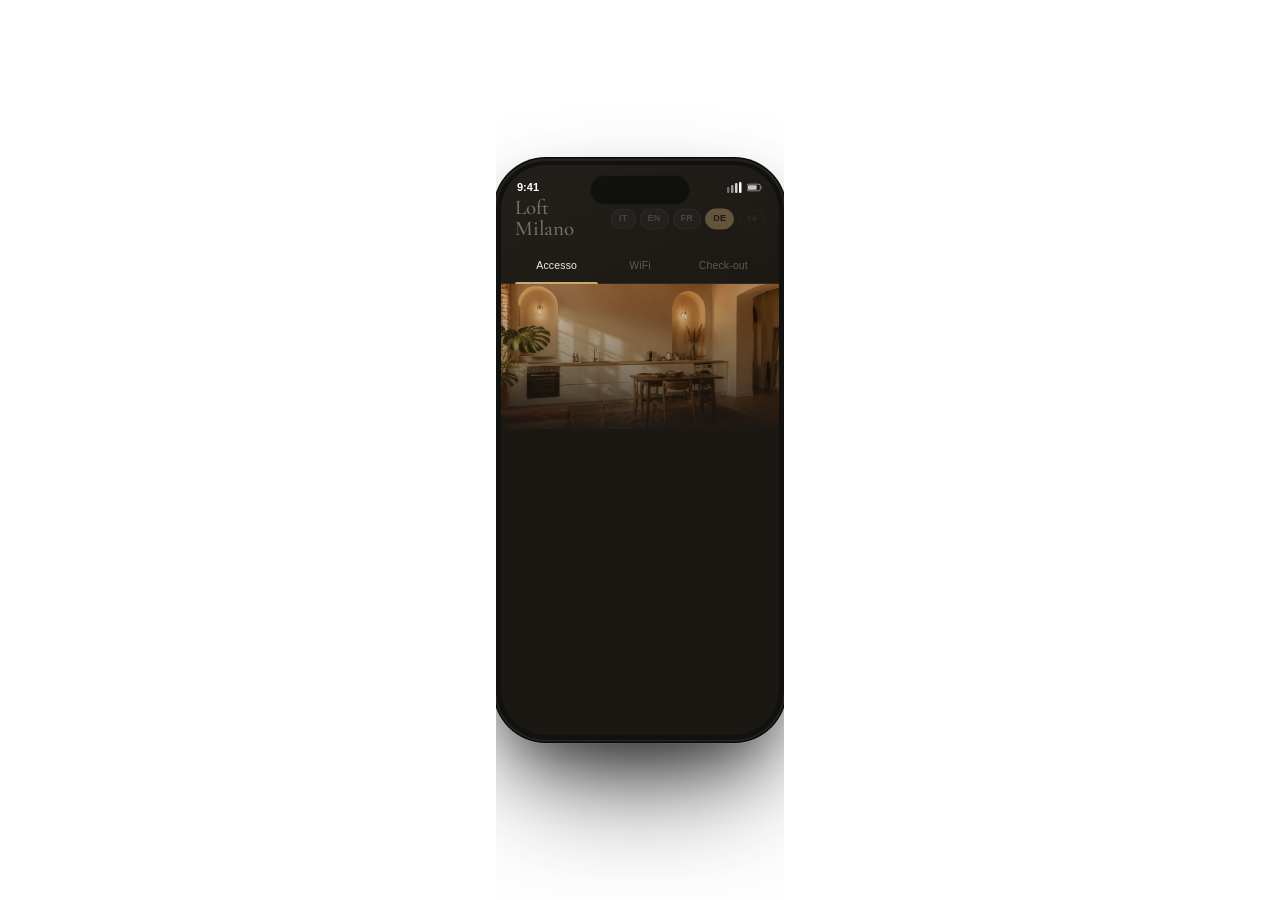
<file: guest-site-demo.html>
<!DOCTYPE html>
<html lang="it">
<head>
<meta charset="UTF-8">
<meta name="viewport" content="width=device-width, initial-scale=1.0">
<link rel="preconnect" href="https://fonts.googleapis.com">
<link rel="preconnect" href="https://fonts.gstatic.com" crossorigin="">
<link href="https://fonts.googleapis.com/css2?family=Cormorant+Garamond:ital,wght@0,400;0,500;1,400&display=swap" rel="stylesheet">
<link rel="stylesheet" href="assets/css/style.css">
<style>
html, body {
  margin: 0; padding: 0;
  background: transparent;
  display: flex;
  align-items: center;
  justify-content: center;
  min-height: 100vh;
  overflow: hidden;
}

/* ═══════════════════════════════════════════
   PHONE SCREEN — GUEST GUIDE v3
   Combina fluidità + contenuti completi
═══════════════════════════════════════════ */
.gg2 {
  position: absolute;
  inset: 0;
  display: flex;
  flex-direction: column;
  background: #1b1713;
  color: #f0ebe3;
  overflow: hidden;
  font-family: -apple-system, 'SF Pro Text', 'Helvetica Neue', sans-serif;
  -webkit-font-smoothing: antialiased;
}

/* ── Status bar ── */
.gg2-sb {
  position: absolute;
  top: 0; left: 0; right: 0;
  z-index: 50;
  display: flex;
  align-items: center;
  justify-content: space-between;
  padding: 13px 16px 0;
  font-size: 11px;
  font-weight: 600;
  color: white;
  pointer-events: none;
}

/* ── Header: nome + lingua pills ── */
.gg2-header {
  position: relative;
  z-index: 30;
  padding: 36px 14px 0;
  display: flex;
  align-items: center;
  justify-content: space-between;
  flex-shrink: 0;
  opacity: 0;
}
.gg2-prop-name {
  font-family: 'Cormorant Garamond', Georgia, serif;
  font-size: 21px;
  font-weight: 500;
  color: #f0ebe3;
  line-height: 1;
}
.gg2-lang-pills {
  display: flex;
  gap: 4px;
  align-items: center;
}
.gg2-lpill-sm {
  height: 21px;
  min-width: 24px;
  padding: 0 7px;
  border-radius: 11px;
  font-size: 9px;
  font-weight: 600;
  letter-spacing: 0.03em;
  display: flex;
  align-items: center;
  justify-content: center;
  background: rgba(240,235,227,0.08);
  color: rgba(240,235,227,0.45);
  border: 1px solid rgba(240,235,227,0.1);
  transition: background 0.35s, color 0.35s, border-color 0.35s;
}
.gg2-lpill-sm.active {
  background: #c9a96e;
  color: #1b1713;
  border-color: #c9a96e;
}

/* ── Tab bar ── */
.gg2-tabs {
  display: flex;
  padding: 9px 14px 0;
  flex-shrink: 0;
  position: relative;
  z-index: 30;
  border-bottom: 1px solid rgba(240,235,227,0.07);
}
.gg2-tab {
  flex: 1;
  text-align: center;
  font-size: 10.5px;
  font-weight: 500;
  color: rgba(240,235,227,0.3);
  padding: 5px 0 9px;
  position: relative;
  letter-spacing: 0.015em;
  transition: color 0.3s;
}
.gg2-tab.active { color: #f0ebe3; }

.gg2-tab-ink {
  position: absolute;
  bottom: -1px;
  height: 2px;
  background: #c9a96e;
  border-radius: 2px 2px 0 0;
  transition: left 0.38s cubic-bezier(0.4,0,0.2,1),
              width 0.38s cubic-bezier(0.4,0,0.2,1);
  will-change: left, width;
}

/* ── Hero image ── */
.gg2-hero {
  position: relative;
  height: 145px;
  flex-shrink: 0;
  overflow: hidden;
}
.gg2-hero-bg {
  position: absolute;
  inset: -8px;
  background:
    url('assets/img/hero/loft-milano-hero.png') center / cover no-repeat,
    linear-gradient(145deg, #a07856 0%, #5a3d22 50%, #2a1a0a 100%);
  transform: scale(1.08);
  transition: transform 16s ease-out;
}
.gg2-hero-bg.zoomed { transform: scale(1.0); }
.gg2-hero-grad {
  position: absolute;
  inset: 0;
  background: linear-gradient(to bottom,
    rgba(27,23,19,0.12) 0%,
    rgba(27,23,19,0.55) 65%,
    rgba(27,23,19,0.95) 100%
  );
}
.gg2-hero-label {
  position: absolute;
  bottom: 10px;
  left: 14px;
  font-size: 8px;
  letter-spacing: 0.15em;
  text-transform: uppercase;
  color: rgba(240,235,227,0.45);
  opacity: 0;
}

/* ── Tab panels ── */
.gg2-body {
  flex: 1;
  min-height: 0;
  position: relative;
  overflow: hidden;
}
.gg2-panel {
  position: absolute;
  inset: 0;
  padding: 13px 13px 16px;
  opacity: 0;
  overflow: hidden;
}
.gg2-panel.is-active { opacity: 1; }

/* ── Section label ── */
.gg2-sec-label {
  font-size: 8px;
  letter-spacing: 0.15em;
  text-transform: uppercase;
  color: rgba(240,235,227,0.3);
  margin-bottom: 10px;
}

/* ── Card base ── */
.gg2-card {
  background: #252019;
  border: 1px solid rgba(240,235,227,0.06);
  border-radius: 14px;
  padding: 13px 14px 14px;
  margin-bottom: 8px;
}

/* ── ACCESS content ── */
.acc-code-row {
  display: flex;
  align-items: center;
  justify-content: space-between;
  margin-bottom: 8px;
}
.acc-code-lbl {
  font-size: 8px;
  letter-spacing: 0.1em;
  text-transform: uppercase;
  color: rgba(240,235,227,0.32);
  margin-bottom: 4px;
}
.acc-code-val {
  font-size: 30px;
  font-weight: 600;
  letter-spacing: 0.18em;
  color: #c9a96e;
  font-variant-numeric: tabular-nums;
  line-height: 1;
  opacity: 0;
  white-space: nowrap;
}
.acc-copy-btn {
  width: 30px; height: 30px;
  border-radius: 9px;
  background: rgba(201,169,110,0.12);
  display: flex; align-items: center; justify-content: center;
  flex-shrink: 0;
}
.acc-loc {
  display: inline-flex;
  align-items: center;
  gap: 5px;
  background: rgba(240,235,227,0.06);
  border: 1px solid rgba(240,235,227,0.09);
  border-radius: 20px;
  padding: 4px 10px 4px 8px;
  font-size: 9.5px;
  color: rgba(240,235,227,0.6);
  margin-bottom: 11px;
  opacity: 0;
}
/* ── Photo steps strip ── */
.acc-photos {
  display: flex;
  gap: 6px;
  margin-top: 2px;
}
.acc-pcard {
  flex: 1;
  border-radius: 9px;
  overflow: hidden;
  opacity: 0;
  transform: translateY(10px);
  min-width: 0;
}
.acc-pimg {
  width: 100%;
  height: 58px;
  position: relative;
  overflow: hidden;
  display: flex;
  align-items: center;
  justify-content: center;
}
.acc-pimg--1 {
  background: linear-gradient(160deg, #3d3020 0%, #1e1610 60%, #140e08 100%);
}
.acc-pimg--2 {
  background: linear-gradient(160deg, #243040 0%, #141e2a 60%, #0e1418 100%);
}
.acc-pimg--3 {
  background: linear-gradient(160deg, #3a1f18 0%, #221510 60%, #160d08 100%);
}
.acc-pbadge {
  position: absolute;
  top: 5px; left: 5px;
  width: 15px; height: 15px;
  border-radius: 50%;
  background: #c9a96e;
  color: #1b1713;
  font-size: 7.5px; font-weight: 700;
  display: flex; align-items: center; justify-content: center;
  z-index: 2;
}
.acc-pcap {
  background: #2a2118;
  padding: 5px 6px 6px;
  font-size: 8px;
  color: rgba(240,235,227,0.52);
  line-height: 1.35;
  letter-spacing: 0.01em;
}

/* ── WIFI content ── */
.wifi-row { margin-bottom: 0; }
.wifi-row + .wifi-row { margin-top: 13px; }
.wifi-lbl {
  font-size: 8px; letter-spacing: 0.1em;
  text-transform: uppercase;
  color: rgba(240,235,227,0.32);
  margin-bottom: 4px;
}
.wifi-val {
  font-size: 13.5px; font-weight: 500;
  color: #f0ebe3;
  letter-spacing: 0.01em;
  opacity: 0;
}
.wifi-pw {
  font-size: 13.5px; font-weight: 500;
  color: #c9a96e;
  letter-spacing: 0.08em;
  filter: blur(5px);
  transition: filter 0.7s ease;
  opacity: 0;
}
.wifi-pw.show { filter: blur(0); }
.wifi-hint {
  margin-top: 11px;
  display: flex; align-items: center; gap: 5px;
  font-size: 8.5px; color: rgba(240,235,227,0.28);
  opacity: 0;
}
.wifi-qr-card {
  display: flex; align-items: center; gap: 12px;
  opacity: 0;
}
.wifi-qr-box {
  width: 52px; height: 52px;
  border-radius: 9px;
  background: rgba(240,235,227,0.05);
  border: 1px solid rgba(240,235,227,0.08);
  display: flex; align-items: center; justify-content: center;
  flex-shrink: 0;
}
.wifi-qr-copy {
  font-size: 9.5px;
  color: rgba(240,235,227,0.5);
  line-height: 1.55;
}

/* ── CHECKOUT content ── */
.co-time {
  font-family: 'Cormorant Garamond', Georgia, serif;
  font-size: 46px;
  font-weight: 500;
  color: #f0ebe3;
  line-height: 1;
  letter-spacing: -0.01em;
  opacity: 0;
}
.co-sublabel {
  font-size: 9px;
  color: rgba(240,235,227,0.38);
  margin-top: 3px;
  margin-bottom: 14px;
  letter-spacing: 0.03em;
  opacity: 0;
}
.co-items {
  display: flex; flex-direction: column; gap: 7px;
}
.co-item {
  display: flex;
  align-items: flex-start;
  gap: 9px;
  opacity: 0;
  transform: translateX(-8px);
}
.co-dot {
  width: 6px; height: 6px;
  border-radius: 50%;
  background: #c9a96e;
  flex-shrink: 0;
  margin-top: 3px;
}
.co-txt {
  font-size: 10px;
  color: rgba(240,235,227,0.65);
  line-height: 1.45;
}
</style>
</head>
<body>

<div class="guest-guide__visual">
  <div class="gg-phone" id="gg-phone">
    <div class="gg-phone__screen">
      <div class="gg-island" id="gg-island"></div>

      <div class="gg2" id="gg2">

        <!-- Status Bar -->
        <div class="gg2-sb">
          <span>9:41</span>
          <div style="display:flex;align-items:center;gap:5px">
            <svg width="15" height="11" fill="none" viewBox="0 0 15 11">
              <rect x="0" y="5" width="2.5" height="6" rx="1" fill="white" opacity=".35"/>
              <rect x="4" y="3" width="2.5" height="8" rx="1" fill="white" opacity=".55"/>
              <rect x="8" y="1" width="2.5" height="10" rx="1" fill="white" opacity=".8"/>
              <rect x="12" y="0" width="2.5" height="11" rx="1" fill="white"/>
            </svg>
            <svg width="16" height="11" viewBox="0 0 24 12" fill="none">
              <rect x="0" y="1" width="20" height="10" rx="2.5" stroke="white" stroke-opacity=".6" stroke-width="1.2"/>
              <rect x="1.5" y="2.5" width="13" height="7" rx="1.5" fill="white" opacity=".75"/>
              <path d="M21.5 4.5v3c.9-.3 1.4-.9 1.4-1.5s-.5-1.2-1.4-1.5z" fill="white" opacity=".5"/>
            </svg>
          </div>
        </div>

        <!-- Header -->
        <div class="gg2-header" id="gg2-header">
          <div class="gg2-prop-name">Loft Milano</div>
          <div class="gg2-lang-pills">
            <div class="gg2-lpill-sm" id="lp-it">IT</div>
            <div class="gg2-lpill-sm" id="lp-en">EN</div>
            <div class="gg2-lpill-sm" id="lp-fr">FR</div>
            <div class="gg2-lpill-sm" id="lp-de">DE</div>
            <div class="gg2-lpill-sm" style="opacity:0.4">+4</div>
          </div>
        </div>

        <!-- Tab bar -->
        <div class="gg2-tabs" id="gg2-tabs">
          <div class="gg2-tab active" id="gtab-accesso">Accesso</div>
          <div class="gg2-tab" id="gtab-wifi">WiFi</div>
          <div class="gg2-tab" id="gtab-checkout">Check-out</div>
          <div class="gg2-tab-ink" id="gg2-ink"></div>
        </div>

        <!-- Hero -->
        <div class="gg2-hero">
          <div class="gg2-hero-bg" id="gg2-bg"></div>
          <div class="gg2-hero-grad"></div>
          <div class="gg2-hero-label" id="gg2-hero-label">Accesso appartamento</div>
        </div>

        <!-- Panels -->
        <div class="gg2-body">

          <!-- ACCESSO -->
          <div class="gg2-panel is-active" id="panel-accesso">
            <div class="gg2-card" id="acc-card" style="opacity:0;transform:translateY(14px)">
              <div class="acc-code-row">
                <div>
                  <div class="acc-code-lbl">Codice cassetta</div>
                  <div class="acc-code-val" id="acc-code">4829</div>
                </div>
                <div class="acc-copy-btn">
                  <svg width="13" height="13" viewBox="0 0 24 24" fill="none" stroke="#c9a96e" stroke-width="2" stroke-linecap="round" stroke-linejoin="round">
                    <rect x="9" y="9" width="13" height="13" rx="2"/>
                    <path d="M5 15H4a2 2 0 01-2-2V4a2 2 0 012-2h9a2 2 0 012 2v1"/>
                  </svg>
                </div>
              </div>
              <div class="acc-loc" id="acc-loc">
                <svg width="9" height="9" viewBox="0 0 24 24" fill="none" stroke="#c9a96e" stroke-width="2.5" stroke-linecap="round"><circle cx="12" cy="10" r="3"/><path d="M12 2C8.13 2 5 5.13 5 9c0 5.25 7 13 7 13s7-7.75 7-13c0-3.87-3.13-7-7-7z"/></svg>
                3° piano · Scala B
              </div>
              <div class="acc-photos">

                <div class="acc-pcard" id="acc-p1">
                  <div class="acc-pimg acc-pimg--1">
                    <div class="acc-pbadge">1</div>
                    <!-- Citofono SVG -->
                    <svg width="28" height="38" viewBox="0 0 28 38" fill="none" opacity="0.55">
                      <rect x="4" y="2" width="20" height="34" rx="3" stroke="#c9a96e" stroke-width="1.2"/>
                      <rect x="8" y="6" width="12" height="8" rx="1.5" fill="rgba(201,169,110,0.2)" stroke="#c9a96e" stroke-width="0.8"/>
                      <circle cx="14" cy="24" r="3.5" stroke="#c9a96e" stroke-width="1"/>
                      <circle cx="14" cy="24" r="1.2" fill="#c9a96e"/>
                      <line x1="9" y1="31" x2="19" y2="31" stroke="#c9a96e" stroke-width="0.8" stroke-linecap="round"/>
                    </svg>
                  </div>
                  <div class="acc-pcap">Citofono<br>"Rossi"</div>
                </div>

                <div class="acc-pcard" id="acc-p2">
                  <div class="acc-pimg acc-pimg--2">
                    <div class="acc-pbadge">2</div>
                    <!-- Scala SVG -->
                    <svg width="38" height="36" viewBox="0 0 38 36" fill="none" opacity="0.5">
                      <path d="M4 32 L4 22 L12 22 L12 14 L20 14 L20 8 L28 8 L28 2" stroke="#c9a96e" stroke-width="1.3" stroke-linecap="round" stroke-linejoin="round"/>
                      <path d="M4 32 L34 32" stroke="rgba(201,169,110,0.35)" stroke-width="1"/>
                      <rect x="28" y="2" width="6" height="6" rx="1" fill="rgba(201,169,110,0.2)"/>
                    </svg>
                  </div>
                  <div class="acc-pcap">Scala B<br>3° piano</div>
                </div>

                <div class="acc-pcard" id="acc-p3">
                  <div class="acc-pimg acc-pimg--3">
                    <div class="acc-pbadge">3</div>
                    <!-- Porta SVG -->
                    <svg width="28" height="40" viewBox="0 0 28 40" fill="none" opacity="0.6">
                      <rect x="3" y="2" width="22" height="36" rx="2" fill="rgba(180,50,40,0.25)" stroke="#c9856e" stroke-width="1.2"/>
                      <rect x="6" y="5" width="7" height="10" rx="1" fill="rgba(201,169,110,0.12)" stroke="rgba(201,169,110,0.3)" stroke-width="0.7"/>
                      <rect x="15" y="5" width="7" height="10" rx="1" fill="rgba(201,169,110,0.12)" stroke="rgba(201,169,110,0.3)" stroke-width="0.7"/>
                      <rect x="6" y="19" width="7" height="14" rx="1" fill="rgba(201,169,110,0.12)" stroke="rgba(201,169,110,0.3)" stroke-width="0.7"/>
                      <rect x="15" y="19" width="7" height="14" rx="1" fill="rgba(201,169,110,0.12)" stroke="rgba(201,169,110,0.3)" stroke-width="0.7"/>
                      <circle cx="20.5" cy="21" r="1.8" fill="#c9a96e"/>
                    </svg>
                  </div>
                  <div class="acc-pcap">Porta rossa<br>destra</div>
                </div>

              </div>
            </div>
          </div>

          <!-- WIFI -->
          <div class="gg2-panel" id="panel-wifi">
            <div class="gg2-card" id="wifi-card" style="opacity:0;transform:translateY(14px)">
              <div class="wifi-row">
                <div class="wifi-lbl">Rete</div>
                <div class="wifi-val" id="wifi-ssid">Loft_Milano_5G</div>
              </div>
              <div class="wifi-row">
                <div class="wifi-lbl">Password</div>
                <div class="wifi-pw" id="wifi-pw">AntokiaMi·2024!</div>
              </div>
              <div class="wifi-hint" id="wifi-hint">
                <svg width="10" height="10" viewBox="0 0 24 24" fill="none" stroke="currentColor" stroke-width="2.5" stroke-linecap="round"><circle cx="12" cy="12" r="3"/><path d="M2 12S5 5 12 5s10 7 10 7-3 7-10 7S2 12 2 12z"/></svg>
                Tocca per mostrare la password
              </div>
            </div>
            <div class="gg2-card wifi-qr-card" id="wifi-qr">
              <div class="wifi-qr-box">
                <svg width="28" height="28" viewBox="0 0 28 28" fill="none" stroke="#c9a96e" stroke-width="1.8" stroke-linecap="square">
                  <rect x="3" y="3" width="8" height="8"/><rect x="17" y="3" width="8" height="8"/>
                  <rect x="3" y="17" width="8" height="8"/>
                  <rect x="5" y="5" width="4" height="4" fill="#c9a96e" stroke="none"/>
                  <rect x="19" y="5" width="4" height="4" fill="#c9a96e" stroke="none"/>
                  <rect x="5" y="19" width="4" height="4" fill="#c9a96e" stroke="none"/>
                  <rect x="17" y="17" width="3" height="3" fill="#c9a96e" stroke="none"/>
                  <rect x="22" y="17" width="3" height="3" fill="#c9a96e" stroke="none"/>
                  <rect x="17" y="22" width="3" height="3" fill="#c9a96e" stroke="none"/>
                  <rect x="22" y="22" width="3" height="3" fill="#c9a96e" stroke="none"/>
                </svg>
              </div>
              <div class="wifi-qr-copy">
                <div style="font-size:10px;color:rgba(240,235,227,0.72);margin-bottom:3px;font-weight:500">Connetti con QR</div>
                <div style="font-size:8.5px;color:rgba(240,235,227,0.32);line-height:1.5">Scansiona con la fotocamera<br>per connetterti automaticamente</div>
              </div>
            </div>
          </div>

          <!-- CHECKOUT -->
          <div class="gg2-panel" id="panel-checkout">
            <div class="gg2-card">
              <div class="co-time" id="co-time">11:00</div>
              <div class="co-sublabel" id="co-sub">Orario massimo di partenza</div>
              <div class="co-items">
                <div class="co-item" id="co-i1">
                  <div class="co-dot"></div>
                  <div class="co-txt">Lascia le chiavi sul tavolo della cucina</div>
                </div>
                <div class="co-item" id="co-i2">
                  <div class="co-dot"></div>
                  <div class="co-txt">Chiudi tutte le finestre</div>
                </div>
                <div class="co-item" id="co-i3">
                  <div class="co-dot"></div>
                  <div class="co-txt">Spegni luci e climatizzatore</div>
                </div>
                <div class="co-item" id="co-i4">
                  <div class="co-dot"></div>
                  <div class="co-txt">Rifiuti nel bidone nel cortile</div>
                </div>
              </div>
            </div>
          </div>

        </div><!-- /gg2-body -->
      </div><!-- /gg2 -->
    </div>
  </div>
</div>

<script src="https://cdnjs.cloudflare.com/ajax/libs/gsap/3.12.5/gsap.min.js"></script>
<script>
(function () {
  const $ = id => document.getElementById(id);
  const wait = ms => new Promise(r => setTimeout(r, ms));

  const TABS = ['accesso', 'wifi', 'checkout'];
  const LANGS = ['it', 'en', 'fr', 'de'];
  let currentTab = 'accesso';

  /* ── Posiziona l'ink indicator ── */
  function positionInk(tabId, animate) {
    const ink   = $('gg2-ink');
    const tab   = $('gtab-' + tabId);
    const tabs  = $('gg2-tabs');
    if (!ink || !tab || !tabs) return;
    const tRect = tab.getBoundingClientRect();
    const pRect = tabs.getBoundingClientRect();
    const left  = tRect.left - pRect.left;
    const w     = tRect.width;
    if (animate) {
      gsap.to(ink, { left, width: w, duration: 0.38, ease: 'power2.inOut' });
    } else {
      gsap.set(ink, { left, width: w });
    }
  }

  /* ── Cambia lingua attiva ── */
  function setLang(code) {
    LANGS.forEach(l => {
      const el = $('lp-' + l);
      if (el) el.classList.toggle('active', l === code);
    });
  }

  /* ── Switch tab con slide animation ── */
  function switchTab(toTab) {
    if (toTab === currentTab) return;

    const fromIdx = TABS.indexOf(currentTab);
    const toIdx   = TABS.indexOf(toTab);
    const dir     = toIdx > fromIdx ? 1 : -1;

    // Tab label
    TABS.forEach(t => {
      const el = $('gtab-' + t);
      if (el) el.classList.toggle('active', t === toTab);
    });
    positionInk(toTab, true);

    // Hero label
    const heroLabel = $('gg2-hero-label');
    if (heroLabel) {
      const labels = { accesso: 'Accesso appartamento', wifi: 'Connessione WiFi', checkout: 'Check-out' };
      gsap.to(heroLabel, { opacity: 0, duration: 0.2, onComplete: () => {
        heroLabel.textContent = labels[toTab] || '';
        gsap.to(heroLabel, { opacity: 1, duration: 0.3 });
      }});
    }

    // Panels
    const fromPanel = $('panel-' + currentTab);
    const toPanel   = $('panel-' + toTab);

    if (fromPanel) {
      gsap.to(fromPanel, {
        xPercent: -dir * 55,
        opacity: 0,
        duration: 0.32,
        ease: 'power2.in',
        onComplete: () => fromPanel.classList.remove('is-active')
      });
    }
    if (toPanel) {
      toPanel.classList.add('is-active');
      gsap.fromTo(toPanel,
        { xPercent: dir * 100, opacity: 0 },
        { xPercent: 0, opacity: 1, duration: 0.40, ease: 'power2.out' }
      );
    }

    currentTab = toTab;
  }

  /* ── Reset completo ── */
  function resetAll() {
    gsap.set('#gg2', { opacity: 1 });
    gsap.set('#gg2-header', { opacity: 0, y: -6 });

    // Hero
    const bg = $('gg2-bg');
    if (bg) bg.classList.remove('zoomed');
    gsap.set('#gg2-hero-label', { opacity: 0 });

    // Panels
    TABS.forEach(t => {
      const p = $('panel-' + t);
      if (p) {
        gsap.set(p, { opacity: 0, xPercent: 0 });
        p.classList.remove('is-active');
      }
    });
    const accP = $('panel-accesso');
    if (accP) accP.classList.add('is-active');

    // Tab state
    currentTab = 'accesso';
    TABS.forEach(t => {
      const el = $('gtab-' + t);
      if (el) el.classList.toggle('active', t === 'accesso');
    });
    positionInk('accesso', false);

    // Accesso content
    gsap.set('#acc-card',  { opacity: 0, y: 14 });
    gsap.set('#acc-code',  { opacity: 0 });
    gsap.set('#acc-loc',   { opacity: 0 });
    gsap.set(['#acc-p1','#acc-p2','#acc-p3'], { opacity: 0, y: 10 });

    // WiFi content
    gsap.set('#wifi-card', { opacity: 0, y: 14 });
    gsap.set(['#wifi-ssid','#wifi-hint'], { opacity: 0 });
    gsap.set('#wifi-pw', { opacity: 0 });
    gsap.set('#wifi-qr', { opacity: 0 });
    const pw = $('wifi-pw');
    if (pw) pw.classList.remove('show');

    // Checkout content
    gsap.set(['#co-time','#co-sub'], { opacity: 0 });
    gsap.set(['#co-i1','#co-i2','#co-i3','#co-i4'], { opacity: 0, x: -8 });

    // Lingua
    setLang('de');
    gsap.set('#gg2-header', { opacity: 0, y: -6 });
  }

  /* ── Loop principale ── */
  async function runDemo() {
    await wait(200);

    while (true) {
      resetAll();
      await wait(400);

      /* 1 ── Hero + header entrano */
      const bg = $('gg2-bg');
      if (bg) { await wait(60); bg.classList.add('zoomed'); }

      await wait(180);
      gsap.to('#gg2-header', { opacity: 1, y: 0, duration: 0.55, ease: 'power2.out' });
      await wait(350);

      /* Hero label */
      gsap.to('#gg2-hero-label', { opacity: 1, duration: 0.4 });

      /* 2 ── Pannello ACCESSO: card appare */
      gsap.to('#panel-accesso', { opacity: 1, duration: 0.45 });
      await wait(220);

      gsap.to('#acc-card', { opacity: 1, y: 0, duration: 0.5, ease: 'power2.out' });
      await wait(250);

      /* Codice appare con leggero delay */
      gsap.to('#acc-code', { opacity: 1, duration: 0.4, ease: 'power2.out' });
      await wait(220);
      gsap.to('#acc-loc',  { opacity: 1, duration: 0.38 });
      await wait(350);

      /* Foto step: appaiono in stagger */
      gsap.to('#acc-p1', { opacity: 1, y: 0, duration: 0.40, ease: 'power2.out' });
      await wait(130);
      gsap.to('#acc-p2', { opacity: 1, y: 0, duration: 0.40, ease: 'power2.out' });
      await wait(130);
      gsap.to('#acc-p3', { opacity: 1, y: 0, duration: 0.40, ease: 'power2.out' });
      await wait(1600);

      /* 3 ── Switch a WIFI */
      switchTab('wifi');
      await wait(300);

      gsap.to('#wifi-card', { opacity: 1, y: 0, duration: 0.48, ease: 'power2.out' });
      await wait(280);

      /* Nome rete */
      gsap.to('#wifi-ssid', { opacity: 1, duration: 0.38 });
      await wait(300);

      /* Password appare sfocata */
      gsap.to('#wifi-pw', { opacity: 1, duration: 0.38 });
      await wait(300);
      gsap.to('#wifi-hint', { opacity: 1, duration: 0.35 });
      await wait(700);

      /* Password si rivela */
      const pw = $('wifi-pw');
      if (pw) pw.classList.add('show');
      await wait(600);

      /* QR code appare */
      gsap.to('#wifi-qr', { opacity: 1, duration: 0.45, ease: 'power2.out' });
      await wait(1400);

      /* 4 ── Switch a CHECKOUT */
      switchTab('checkout');
      await wait(320);

      gsap.to('#co-time', { opacity: 1, duration: 0.45, ease: 'power2.out' });
      await wait(200);
      gsap.to('#co-sub',  { opacity: 1, duration: 0.38 });
      await wait(350);

      /* Voci checkout: stagger */
      gsap.to('#co-i1', { opacity: 1, x: 0, duration: 0.34, ease: 'power2.out' });
      await wait(110);
      gsap.to('#co-i2', { opacity: 1, x: 0, duration: 0.34, ease: 'power2.out' });
      await wait(110);
      gsap.to('#co-i3', { opacity: 1, x: 0, duration: 0.34, ease: 'power2.out' });
      await wait(110);
      gsap.to('#co-i4', { opacity: 1, x: 0, duration: 0.34, ease: 'power2.out' });
      await wait(1600);

      /* 5 ── Torna ad ACCESSO + language cycling */
      switchTab('accesso');
      await wait(700);

      /* Cicla: DE → FR → EN → IT */
      for (const lang of ['fr', 'en', 'it']) {
        gsap.to('.gg2-lang-pills', { opacity: 0.35, duration: 0.2 });
        await wait(230);
        setLang(lang);
        gsap.to('.gg2-lang-pills', { opacity: 1, duration: 0.35, ease: 'power2.out' });
        await wait(1000);
      }

      await wait(600);

      /* 6 ── Fade out e loop */
      gsap.to('#gg2', { opacity: 0, duration: 0.65, ease: 'power2.inOut' });
      await wait(950);
    }
  }

  document.fonts.ready.then(() => {
    runDemo().catch(e => console.error('[gg-demo]', e));
  });
})();
</script>
</body>
</html>
</file>
<file: assets/css/style.css>
/* ═══════════════════════════════════════
   Antokia System — style.css
   Palette: dark/gold — Bricolage Grotesque + Epilogue
   ═══════════════════════════════════════ */

/* ─── Custom Properties ─── */
:root {
  --dark:           #0D0D0B;
  --gold:           #9A7544;
  --gold-light:     #C4975A;
  --gold-glow:      #D4A870;
  --gold-bright:    #E6B26B;
  --sand:           #F5F0E8;
  --white:          #FAFAF7;
  --ink:            #171411;
  --green-cta:      #1A6B47;
  --text-secondary: #6B6560;

  --font-display: 'Bricolage Grotesque', system-ui, sans-serif;
  --font-body:    'Epilogue', system-ui, sans-serif;

  --h1:  clamp(2rem, 9vw, 7.5rem);
  --h2:  clamp(2rem, 5vw, 4rem);
  --h3:  clamp(1.3rem, 2.5vw, 1.8rem);
  --h4:  clamp(1.1rem, 2vw, 1.4rem);

  --space-xs:   clamp(0.5rem,  1vw, 0.75rem);
  --space-sm:   clamp(0.75rem, 1.5vw, 1rem);
  --space-md:   clamp(1rem,    2.5vw, 1.5rem);
  --space-lg:   clamp(1.5rem,  4vw, 3rem);
  --space-xl:   clamp(3rem,    7vw, 6rem);
  --space-2xl:  clamp(5rem,    10vw, 9rem);

  --radius-sm:  6px;
  --radius-md:  12px;
  --radius-lg:  20px;
  --radius-pill: 9999px;

  --nav-h: 68px;

  --ease-out:    cubic-bezier(0.23, 1, 0.32, 1);
  --ease-in-out: cubic-bezier(0.77, 0, 0.175, 1);
  --ease-drawer: cubic-bezier(0.32, 0.72, 0, 1);
  --easing: var(--ease-out);
}

/* ─── Reset ─── */
:root { color-scheme: light only; }
*, *::before, *::after { box-sizing: border-box; margin: 0; padding: 0; }

html {
  scroll-behavior: smooth;
  -webkit-text-size-adjust: 100%;
}

body {
  font-family: var(--font-body);
  font-size: 1rem;
  line-height: 1.65;
  color: var(--ink);
  background: var(--white);
  overflow-x: hidden;
}

img, picture, video, canvas, svg { display: block; max-width: 100%; }

ul[role="list"] { list-style: none; }

a { color: inherit; text-decoration: none; }

strong { font-weight: 700; }

em { font-style: italic; }

::selection {
  background: var(--gold-light);
  color: var(--dark);
}

/* ─── Utility classes ─── */
.section-inner {
  max-width: 1160px;
  margin-inline: auto;
  padding-inline: var(--space-md);
}

.section-kicker {
  font-family: var(--font-body);
  font-size: 0.78rem;
  font-weight: 600;
  letter-spacing: 0.14em;
  text-transform: uppercase;
  color: var(--gold);
  margin-bottom: var(--space-sm);
}

.section-kicker--light {
  color: var(--gold-light);
}

.section-title {
  font-family: var(--font-display);
  font-size: var(--h2);
  font-weight: 800;
  line-height: 1.1;
  letter-spacing: -0.02em;
  color: var(--ink);
  max-width: 26ch;
  margin-bottom: var(--space-md);
}

.section-title--light {
  color: var(--white);
}

.section-title em {
  color: var(--gold-light);
  font-style: normal;
}

.section-sub {
  color: var(--text-secondary);
  font-size: 1.05rem;
  margin-top: calc(-1 * var(--space-sm));
  margin-bottom: var(--space-lg);
}

.section-sub--light {
  color: rgb(250 250 247 / 0.45);
}

/* ─── Buttons ─── */
.btn {
  display: inline-flex;
  align-items: center;
  gap: 0.4em;
  font-family: var(--font-body);
  font-weight: 600;
  font-size: 0.95rem;
  line-height: 1;
  padding: 0.75em 1.5em;
  border-radius: var(--radius-pill);
  border: 2px solid transparent;
  cursor: pointer;
  transition: background 0.22s var(--easing),
              color 0.22s var(--easing),
              border-color 0.22s var(--easing),
              transform 0.18s var(--easing),
              box-shadow 0.22s var(--easing);
  text-decoration: none;
  white-space: nowrap;
}

@media (hover: hover) and (pointer: fine) {
  .btn:hover { transform: translateY(-2px); }
}

.btn:active {
  transform: scale(0.97);
  transition-duration: 100ms;
}

.btn--lg {
  font-size: 1rem;
  padding: 0.9em 2em;
}

.btn--full {
  width: 100%;
  justify-content: center;
}

.btn--gold {
  background: var(--gold-bright);
  color: var(--dark);
  border-color: var(--gold-bright);
}
.btn--gold:hover {
  background: var(--gold-light);
  border-color: var(--gold-light);
  box-shadow: 0 8px 32px rgb(230 178 107 / 0.4);
}

/* Ghost (hero secondary) */
.btn--ghost {
  background: rgb(250 250 247 / 0.04);
  color: rgb(250 250 247 / 0.85);
  border-color: rgb(250 250 247 / 0.18);
}
.btn--ghost:hover {
  background: rgb(250 250 247 / 0.09);
  border-color: rgb(250 250 247 / 0.35);
  color: var(--white);
}

.btn--outline-gold {
  background: transparent;
  color: var(--gold-light);
  border-color: var(--gold-light);
}
.btn--outline-gold:hover {
  background: rgb(196 151 90 / 0.12);
}

.btn--gold-outline {
  background: transparent;
  color: var(--gold-light);
  border-color: rgb(196 151 90 / 0.55);
  font-size: 0.85rem;
  padding: 0.55em 1.2em;
}
.btn--gold-outline:hover {
  border-color: var(--gold-light);
  background: rgb(196 151 90 / 0.08);
}

.btn--outline-dark {
  background: transparent;
  color: var(--ink);
  border-color: rgb(23 20 17 / 0.22);
}
.btn--outline-dark:hover {
  border-color: var(--gold);
  color: var(--gold);
}

.btn--pill {
  border-radius: var(--radius-pill);
}

.btn--disabled {
  background: rgb(120 113 108 / 0.18);
  color: var(--text-secondary);
  border-color: transparent;
  cursor: not-allowed;
  opacity: 0.55;
}
.btn--disabled:hover { transform: none; box-shadow: none; }

/* ─── NAV ─── */
.nav {
  position: fixed;
  top: 0;
  left: 0;
  right: 0;
  z-index: 100;
  height: var(--nav-h);
  transition: background 0.35s var(--easing),
              backdrop-filter 0.35s var(--easing),
              box-shadow 0.35s var(--easing);
}

.nav.blur-active {
  background: rgb(13 13 11 / 0.9);
  backdrop-filter: blur(14px);
  -webkit-backdrop-filter: blur(14px);
  box-shadow: 0 1px 0 rgb(196 151 90 / 0.14);
}

.nav__inner {
  max-width: 1160px;
  margin-inline: auto;
  padding-inline: var(--space-md);
  height: 100%;
  display: flex;
  align-items: center;
  gap: var(--space-lg);
}

.nav__logo {
  font-family: var(--font-display);
  font-weight: 700;
  font-size: 1.05rem;
  color: var(--white);
  letter-spacing: -0.01em;
  flex-shrink: 0;
}

.nav__links {
  display: flex;
  gap: var(--space-lg);
  margin-left: var(--space-sm);
}

.nav__link {
  font-size: 0.9rem;
  color: rgb(250 250 247 / 0.7);
  transition: color 0.2s;
}
.nav__link:hover { color: var(--white); }

.nav__cta {
  margin-left: auto;
}

.nav__hamburger {
  display: none;
  flex-direction: column;
  gap: 5px;
  margin-left: auto;
  background: none;
  border: none;
  cursor: pointer;
  padding: 4px;
}
.nav__hamburger span {
  display: block;
  width: 22px;
  height: 2px;
  background: var(--white);
  border-radius: 2px;
  transition: transform 0.25s var(--easing), opacity 0.25s;
}

/* Mobile overlay */
.nav__overlay {
  display: none;
  position: fixed;
  inset: 0;
  background: var(--dark);
  z-index: 200;
  flex-direction: column;
  align-items: center;
  justify-content: center;
  gap: var(--space-lg);
  padding: var(--space-xl);
  opacity: 0;
  pointer-events: none;
  transition: opacity 0.28s var(--ease-drawer);
}

.nav__overlay.is-open {
  opacity: 1;
  pointer-events: all;
}

.nav__overlay-links {
  display: flex;
  flex-direction: column;
  align-items: center;
  gap: var(--space-md);
}

.nav__overlay-link {
  font-family: var(--font-display);
  font-size: clamp(1.6rem, 5vw, 2.5rem);
  font-weight: 700;
  color: var(--white);
  transition: color 0.2s;
}
.nav__overlay-link:hover { color: var(--gold-light); }

.nav__overlay-cta {
  margin-top: var(--space-md);
}

.nav__close {
  position: absolute;
  top: var(--space-md);
  right: var(--space-md);
  background: none;
  border: none;
  color: var(--white);
  font-size: 1.5rem;
  cursor: pointer;
  padding: var(--space-xs);
  opacity: 0.7;
  transition: opacity 0.2s;
}
.nav__close:hover { opacity: 1; }

/* ─── HERO ─── */
.hero {
  min-height: 100svh;
  background: var(--dark);
  position: relative;
  overflow: hidden;
  display: flex;
  flex-direction: column;
  justify-content: center;
  padding-top: var(--nav-h);
}

.hero::before {
  content: '';
  position: absolute;
  width: 600px; height: 600px;
  background: radial-gradient(circle, rgba(154,117,68,0.15) 0%, transparent 70%);
  top: -100px; left: -100px;
  animation: drift1 12s ease-in-out infinite;
  pointer-events: none;
  z-index: 0;
}
.hero::after {
  content: '';
  position: absolute;
  width: 400px; height: 400px;
  background: radial-gradient(circle, rgba(196,151,90,0.10) 0%, transparent 70%);
  bottom: 0; right: 0;
  animation: drift2 16s ease-in-out infinite;
  pointer-events: none;
  z-index: 0;
}
@keyframes drift1 {
  0%, 100% { transform: translate(0,0) scale(1); }
  50%       { transform: translate(80px, 60px) scale(1.2); }
}
@keyframes drift2 {
  0%, 100% { transform: translate(0,0) scale(1); }
  50%       { transform: translate(-60px, -40px) scale(1.1); }
}

/* Mesh gradient orbs */
.hero__mesh {
  position: absolute;
  inset: 0;
  overflow: hidden;
  pointer-events: none;
}

.mesh-orb {
  position: absolute;
  border-radius: 50%;
  filter: blur(90px);
}

.mesh-orb--1 {
  width: 62vw; height: 62vw;
  top: -20%; right: -8%;
  background: radial-gradient(circle, rgb(154 117 68 / 0.55) 0%, transparent 68%);
  animation: float1 9s ease-in-out infinite alternate;
}
.mesh-orb--2 {
  width: 44vw; height: 44vw;
  bottom: -5%; right: 8%;
  background: radial-gradient(circle, rgb(196 151 90 / 0.34) 0%, transparent 68%);
  animation: float2 12s ease-in-out infinite alternate;
}
.mesh-orb--3 {
  width: 32vw; height: 32vw;
  top: 38%; left: -4%;
  background: radial-gradient(circle, rgb(154 117 68 / 0.24) 0%, transparent 68%);
  animation: float3 15s ease-in-out infinite alternate;
}
.mesh-orb--4 {
  width: 22vw; height: 22vw;
  top: 18%; right: 28%;
  background: radial-gradient(circle, rgb(212 168 112 / 0.2) 0%, transparent 68%);
  animation: float1 11s ease-in-out infinite alternate-reverse;
}

@keyframes float1 {
  from { transform: translate(0, 0) scale(1); }
  to   { transform: translate(30px, -40px) scale(1.08); }
}
@keyframes float2 {
  from { transform: translate(0, 0) scale(1); }
  to   { transform: translate(-40px, 30px) scale(1.12); }
}
@keyframes float3 {
  from { transform: translate(0, 0) scale(1); }
  to   { transform: translate(20px, 50px) scale(0.95); }
}

/* Hero grid layout */
.hero__grid {
  position: relative;
  z-index: 1;
  width: 100%;
  max-width: 1160px;
  margin-inline: auto;
  padding-inline: var(--space-md);
  padding-block: var(--space-xl);
  display: grid;
  grid-template-columns: 1.05fr 0.95fr;
  gap: var(--space-xl);
  align-items: center;
}

.hero__copy {
  max-width: 560px;
}

.hero__eyebrow {
  display: inline-flex;
  align-items: center;
  gap: 0.6em;
  font-size: 0.8rem;
  font-weight: 600;
  letter-spacing: 0.02em;
  color: rgb(250 250 247 / 0.72);
  border: 1px solid rgb(196 151 90 / 0.3);
  background: rgb(196 151 90 / 0.06);
  padding: 0.5em 1em;
  border-radius: var(--radius-pill);
  margin-bottom: var(--space-md);
}

.hero__eyebrow-dot {
  width: 8px;
  height: 8px;
  min-width: 8px;
  border-radius: 50%;
  background: #2fa06a;
  animation: pulse-dot 2.2s ease-in-out infinite;
}

.hero__h1 {
  font-family: var(--font-display);
  font-size: clamp(2.7rem, 6.6vw, 4.7rem);
  font-weight: 800;
  line-height: 1.02;
  letter-spacing: -0.035em;
  color: var(--white);
  margin-bottom: var(--space-md);
  text-wrap: balance;
}

.hero__h1-word {
  display: inline-block;
  margin-right: 0.22em;
}

.hero__h1-word--accent {
  color: var(--gold-bright);
}

.hero__lead {
  font-size: clamp(1rem, 1.4vw, 1.18rem);
  color: rgb(250 250 247 / 0.62);
  line-height: 1.6;
  max-width: 42ch;
  margin-bottom: var(--space-lg);
}

.hero__ctas {
  display: flex;
  flex-wrap: wrap;
  gap: var(--space-sm);
  margin-bottom: var(--space-lg);
}

.hero__trust {
  display: flex;
  flex-wrap: wrap;
  gap: var(--space-md);
  list-style: none;
  font-size: 0.85rem;
  color: rgb(250 250 247 / 0.42);
}
.hero__trust li {
  display: flex;
  align-items: center;
  gap: 0.5em;
}
.hero__trust-dot {
  width: 7px;
  height: 7px;
  min-width: 7px;
  border-radius: 50%;
  background: #2fa06a;
  animation: pulse-dot 2.2s ease-in-out infinite;
}

/* Hero visual — phone "caos → calma" */
.hero__visual {
  display: flex;
  align-items: center;
  justify-content: center;
}

.hp {
  position: relative;
  width: min(330px, 82vw);
}

.hp__glow {
  position: absolute;
  inset: -14% -8%;
  background: radial-gradient(circle at 50% 38%, rgb(196 151 90 / 0.24), transparent 70%);
  filter: blur(24px);
  z-index: 0;
  pointer-events: none;
}

.hp__screen {
  position: relative;
  z-index: 1;
  background: #15140f;
  border: 1px solid rgb(196 151 90 / 0.16);
  border-radius: 22px;
  padding: 14px;
  box-shadow: 0 30px 80px rgb(0 0 0 / 0.5);
  overflow: hidden;
  min-height: 372px;
}

.hp__bar {
  display: flex;
  align-items: center;
  justify-content: space-between;
  padding-bottom: 12px;
  border-bottom: 1px solid rgb(250 250 247 / 0.07);
  margin-bottom: 12px;
}
.hp__bar-name {
  font-family: var(--font-display);
  font-weight: 700;
  font-size: 0.98rem;
  color: var(--white);
}
.hp__bar-badge {
  min-width: 26px;
  height: 22px;
  padding: 0 7px;
  border-radius: 99px;
  background: #d8584e;
  display: flex;
  align-items: center;
  justify-content: center;
  transition: background 0.4s var(--easing);
}
.hp__bar-badge.is-zero { background: rgb(26 107 71 / 0.92); }
.hp__bar-n {
  font-size: 0.75rem;
  font-weight: 700;
  color: #fff;
}

.hp__feed {
  display: flex;
  flex-direction: column;
  gap: 8px;
}

.hp-notif {
  display: flex;
  align-items: center;
  gap: 9px;
  background: rgb(250 250 247 / 0.045);
  border: 1px solid rgb(250 250 247 / 0.05);
  border-radius: 12px;
  padding: 10px 11px;
}
.hp-notif--alert { border-color: rgb(216 88 78 / 0.3); }

.hp-notif__avatar {
  width: 28px;
  height: 28px;
  min-width: 28px;
  border-radius: 50%;
  display: flex;
  align-items: center;
  justify-content: center;
  font-size: 0.72rem;
  font-weight: 800;
  color: rgba(255,255,255,0.95);
  font-family: var(--font-display);
  letter-spacing: -0.01em;
  text-transform: uppercase;
  box-shadow: inset 0 1px 0 rgba(255,255,255,0.2),
              0 1px 4px rgba(0,0,0,0.3);
  flex-shrink: 0;
}
.hp-notif__avatar--air { background: #ff5a5f; }

.hp-notif__txt {
  font-size: 0.76rem;
  color: rgb(250 250 247 / 0.72);
  line-height: 1.3;
  flex: 1;
}
.hp-notif__txt b { color: var(--white); font-weight: 700; }

.hp-notif__t {
  font-size: 0.66rem;
  color: rgb(250 250 247 / 0.32);
  white-space: nowrap;
}

.hp__sweep {
  position: absolute;
  left: 0;
  right: 0;
  top: -40%;
  height: 40%;
  background: linear-gradient(to bottom, transparent, rgb(230 178 107 / 0.22), transparent);
  opacity: 0;
  pointer-events: none;
  z-index: 2;
}

.hp__calm {
  position: absolute;
  left: 14px;
  right: 14px;
  top: 58px;
  bottom: 14px;
  display: flex;
  flex-direction: column;
  align-items: center;
  justify-content: center;
  gap: 10px;
  background: linear-gradient(180deg, rgb(21 20 15 / 0.55), rgb(21 20 15 / 0.97));
  border-radius: 14px;
  text-align: center;
  z-index: 3;
}
.hp__calm-check {
  width: 56px;
  height: 56px;
  border-radius: 50%;
  background: rgb(26 107 71 / 0.16);
  border: 1px solid rgb(26 107 71 / 0.5);
  color: #45c78d;
  display: flex;
  align-items: center;
  justify-content: center;
  font-size: 1.7rem;
  font-weight: 700;
}
.hp__calm-title {
  font-family: var(--font-display);
  font-weight: 800;
  font-size: 1.3rem;
  color: var(--white);
  letter-spacing: -0.02em;
}
.hp__calm-sub {
  font-size: 0.84rem;
  color: rgb(250 250 247 / 0.5);
}

/* Scroll hint */
.hero__scroll-hint {
  position: absolute;
  bottom: var(--space-md);
  left: 50%;
  transform: translateX(-50%);
  display: flex;
  flex-direction: column;
  align-items: center;
  gap: 8px;
  z-index: 1;
  opacity: 0.4;
}

.hero__scroll-line {
  width: 1px;
  height: 40px;
  background: linear-gradient(to bottom, var(--gold-light), transparent);
  animation: scroll-line 1.8s ease-in-out infinite;
}

@keyframes scroll-line {
  0%   { transform: scaleY(0); transform-origin: top; }
  50%  { transform: scaleY(1); transform-origin: top; }
  51%  { transform: scaleY(1); transform-origin: bottom; }
  100% { transform: scaleY(0); transform-origin: bottom; }
}

.hero__scroll-text {
  font-size: 0.65rem;
  letter-spacing: 0.2em;
  text-transform: uppercase;
  color: var(--text-secondary);
}

/* ─── BEFORE / AFTER ─── */
.before-after {
  background: var(--sand);
  padding-block: var(--space-2xl);
}

.before-after__headline {
  font-family: var(--font-display);
  font-size: clamp(2.2rem, 5vw, 3.8rem);
  font-weight: 900;
  letter-spacing: -0.03em;
  line-height: 1.1;
  color: var(--ink);
  margin-bottom: var(--space-2xl);
  text-align: center;
}

.before-after__headline--gold {
  color: var(--gold);
}

.before-after__inner {
  max-width: 1160px;
  margin-inline: auto;
  padding-inline: var(--space-md);
  display: grid;
  grid-template-columns: 1fr auto 1fr;
  gap: var(--space-lg);
  align-items: center;
}

.before-after__arrow {
  font-size: 1.5rem;
  color: rgb(23 20 17 / 0.25);
  line-height: 1;
  flex-shrink: 0;
}

.before-after__col {
  position: relative;
  background: #1a1917;
  border-radius: var(--radius-lg);
  padding: var(--space-lg);
  overflow: hidden;
}

/* corner brackets */
.before-after__col::before,
.before-after__col::after {
  content: '';
  position: absolute;
  width: 18px;
  height: 18px;
  border-color: rgb(250 250 247 / 0.25);
  border-style: solid;
}

.before-after__col::before {
  top: 14px;
  left: 14px;
  border-width: 2px 0 0 2px;
}

.before-after__col::after {
  top: 14px;
  right: 14px;
  border-width: 2px 2px 0 0;
}

/* bottom corners via inner pseudo on .ba-card-footer wrapper */
.before-after__col--prima::before,
.before-after__col--dopo::before {
  top: 14px;
  left: 14px;
}

/* ── Card header ── */
.ba-card-header {
  display: flex;
  align-items: center;
  justify-content: space-between;
  margin-bottom: var(--space-md);
}

.ba-card-time {
  font-family: var(--font-display);
  font-size: 1.4rem;
  font-weight: 800;
  color: rgb(250 250 247 / 0.6);
  letter-spacing: -0.02em;
}

.ba-card-time--gold {
  color: var(--gold);
}

.ba-card-badge {
  font-size: 0.72rem;
  font-weight: 700;
  padding: 0.3em 0.85em;
  border-radius: var(--radius-pill);
  letter-spacing: 0.02em;
}

.ba-card-badge--red {
  background: rgb(224 90 90 / 0.18);
  color: #e05a5a;
  border: 1px solid rgb(224 90 90 / 0.3);
}

.ba-card-badge--green {
  background: rgb(26 107 71 / 0.2);
  color: #3dba7e;
  border: 1px solid rgb(26 107 71 / 0.35);
}

/* ── Card title ── */
.ba-card-title {
  font-family: var(--font-display);
  font-size: clamp(1.2rem, 2.5vw, 1.6rem);
  font-weight: 900;
  line-height: 1.15;
  letter-spacing: -0.02em;
  color: rgb(250 250 247 / 0.95);
  margin-bottom: var(--space-md);
}

.ba-card-title--red  { color: #e05a5a; }
.ba-card-title--gold { color: var(--gold); }

/* ── Notifications (Prima) ── */
.ba-notifications {
  display: flex;
  flex-direction: column;
  gap: 2px;
  margin-bottom: var(--space-md);
}

.ba-notif {
  display: flex;
  align-items: center;
  gap: 10px;
  padding: 0.65rem 0.75rem;
  background: rgb(250 250 247 / 0.04);
  border-radius: 8px;
  border: 1px solid rgb(250 250 247 / 0.06);
  transition: transform 0.22s cubic-bezier(0.34, 1.56, 0.64, 1),
              background 0.18s ease,
              box-shadow 0.18s ease,
              border-color 0.18s ease;
  cursor: default;
}

@media (hover: hover) and (pointer: fine) {
  .ba-notif:hover {
    transform: translateY(-7px) scale(1.025);
    background: rgba(250, 250, 247, 0.1);
    border-color: rgba(250, 250, 247, 0.18);
    box-shadow: 0 14px 36px rgba(0, 0, 0, 0.45), 0 2px 8px rgba(0, 0, 0, 0.2);
    z-index: 2;
    position: relative;
  }
}

.ba-notif__avatar {
  width: 32px;
  height: 32px;
  min-width: 32px;
  border-radius: 50%;
  display: inline-flex;
  align-items: center;
  justify-content: center;
  font-size: 0.78rem;
  font-weight: 800;
  color: rgba(255,255,255,0.95);
  font-family: var(--font-display);
  letter-spacing: -0.01em;
  text-transform: uppercase;
  box-shadow: inset 0 1px 0 rgba(255,255,255,0.2),
              0 1px 4px rgba(0,0,0,0.25);
  flex-shrink: 0;
}

.ba-notif__avatar--airbnb {
  background: #ff5a5f;
  display: inline-flex;
  align-items: center;
  justify-content: center;
  box-shadow: inset 0 1px 0 rgba(255,255,255,0.2),
              0 1px 4px rgba(0,0,0,0.3);
}

.ba-notif__body {
  display: flex;
  align-items: baseline;
  gap: 4px;
  flex: 1;
  overflow: hidden;
  white-space: nowrap;
}

.ba-notif__sender {
  font-size: 0.75rem;
  font-weight: 700;
  color: rgb(250 250 247 / 0.9);
  flex-shrink: 0;
}

.ba-notif--airbnb .ba-notif__sender { color: #ff5a5f; }

.ba-notif__sep {
  font-size: 0.75rem;
  color: rgb(250 250 247 / 0.3);
  flex-shrink: 0;
}

.ba-notif__msg {
  font-size: 0.75rem;
  color: rgb(250 250 247 / 0.5);
  overflow: hidden;
  text-overflow: ellipsis;
}

.ba-notif__time {
  font-size: 0.68rem;
  color: rgb(250 250 247 / 0.3);
  font-weight: 500;
  white-space: nowrap;
  flex-shrink: 0;
}

/* ── Checks (Dopo) ── */
.ba-checks {
  display: flex;
  flex-direction: column;
  gap: 6px;
  margin-bottom: var(--space-md);
}

.ba-check-item {
  display: flex;
  align-items: flex-start;
  gap: 12px;
  padding: 0.65rem 0.75rem;
  background: rgb(250 250 247 / 0.04);
  border-radius: 8px;
  border: 1px solid rgb(250 250 247 / 0.07);
  transition: transform 0.22s cubic-bezier(0.34, 1.56, 0.64, 1),
              background 0.18s ease,
              box-shadow 0.18s ease,
              border-color 0.18s ease;
  cursor: default;
}

@media (hover: hover) and (pointer: fine) {
  .ba-check-item:hover {
    transform: translateX(4px);
    background: rgba(196, 151, 90, 0.09);
    border-color: rgba(196, 151, 90, 0.24);
    box-shadow: 0 5px 18px rgba(0, 0, 0, 0.25);
  }
}

.ba-check-icon {
  display: inline-flex;
  align-items: center;
  justify-content: center;
  width: 24px;
  height: 24px;
  min-width: 24px;
  border-radius: 50%;
  flex-shrink: 0;
  margin-top: 1px;
}

.ba-check-svg {
  width: 24px;
  height: 24px;
}

/* cerchio: circumference = 2π × 9.5 ≈ 59.7 */
.ba-check-circle {
  stroke-dasharray: 60;
  stroke-dashoffset: 0;
  transform-origin: center;
  transform: rotate(-90deg);
  transition: stroke-dashoffset 0.5s cubic-bezier(0.34, 1.56, 0.64, 1);
}

/* checkmark path length ≈ 14 */
.ba-check-mark {
  stroke-dasharray: 14;
  stroke-dashoffset: 0;
  transition: stroke-dashoffset 0.3s ease 0.1s;
}

@media (hover: hover) and (pointer: fine) {
  .ba-check-item:hover .ba-check-circle {
    stroke-dashoffset: 60;
    animation: ba-circle-draw 0.55s cubic-bezier(0.34, 1.56, 0.64, 1) forwards;
  }
  .ba-check-item:hover .ba-check-mark {
    stroke-dashoffset: 14;
    animation: ba-mark-draw 0.3s ease 0.25s forwards;
  }
}

@keyframes ba-circle-draw {
  from { stroke-dashoffset: 60; }
  to   { stroke-dashoffset: 0; }
}

@keyframes ba-mark-draw {
  from { stroke-dashoffset: 14; }
  to   { stroke-dashoffset: 0; }
}

.ba-check-body {
  display: flex;
  flex-direction: column;
  gap: 2px;
}

.ba-check-label {
  font-size: 0.82rem;
  font-weight: 700;
  color: rgb(250 250 247 / 0.9);
  line-height: 1.3;
}

.ba-check-sub {
  font-size: 0.72rem;
  color: rgb(250 250 247 / 0.4);
  line-height: 1.3;
}

/* ── Card footer ── */
.ba-card-footer {
  font-size: 0.78rem;
  font-style: italic;
  position: relative;
  z-index: 2;
}

.ba-card-footer--red   { color: rgb(224 90 90 / 0.65); }
.ba-card-footer--muted { color: rgb(250 250 247 / 0.3); }

/* ── Watermark ── */
.ba-watermark {
  position: absolute;
  bottom: -0.15em;
  right: 0.1em;
  font-family: var(--font-display);
  font-size: clamp(4rem, 10vw, 7rem);
  font-weight: 900;
  letter-spacing: -0.04em;
  color: rgb(250 250 247 / 0.04);
  line-height: 1;
  pointer-events: none;
  user-select: none;
}

.ba-watermark--dopo {
  color: rgb(196 151 90 / 0.07);
}

/* ─── GUEST GUIDE ─── */
.guest-guide {
  background: var(--ink);
  padding-block: var(--space-2xl);
}

.guest-guide .section-title {
  color: var(--white);
}

.guest-guide__inner {
  max-width: 1160px;
  margin-inline: auto;
  padding-inline: var(--space-md);
  display: grid;
  grid-template-columns: 1fr 1fr;
  gap: var(--space-xl);
  align-items: center;
}

.guest-guide__lead {
  color: rgb(250 250 247 / 0.6);
  font-size: 1.05rem;
  line-height: 1.75;
  margin-bottom: var(--space-lg);
  max-width: 46ch;
}

.guest-guide__lead strong {
  color: rgb(250 250 247 / 0.92);
  font-weight: 700;
}

.guest-guide__list {
  display: flex;
  flex-direction: column;
  gap: 0.65rem;
  margin-bottom: var(--space-md);
  list-style: none;
}

.guest-guide__list li {
  display: flex;
  align-items: flex-start;
  gap: 0.6em;
  font-size: 0.95rem;
  color: rgb(250 250 247 / 0.8);
  line-height: 1.5;
}

.guest-guide__list .check {
  color: var(--gold-light);
}

.guest-guide__muted {
  font-size: 0.82rem;
  color: rgb(250 250 247 / 0.35);
  margin-bottom: var(--space-sm);
}

.guest-guide__link {
  font-size: 0.88rem;
  color: var(--gold-light);
  font-weight: 600;
  text-decoration: underline;
  text-decoration-color: rgb(196 151 90 / 0.35);
  text-underline-offset: 3px;
  transition: color 0.2s;
}
.guest-guide__link:hover { color: var(--gold-glow); }

.guest-guide__visual {
  display: flex;
  justify-content: center;
  align-items: center;
}

/* Phone mock */
.phone-mock {
  width: 240px;
  border-radius: 36px;
  border: 6px solid rgb(250 250 247 / 0.1);
  background: rgb(250 250 247 / 0.06);
  box-shadow:
    0 40px 80px rgb(0 0 0 / 0.55),
    0 0 0 1px rgb(196 151 90 / 0.18),
    0 8px 24px rgb(0 0 0 / 0.4);
  overflow: hidden;
}

.phone-mock__bar {
  height: 26px;
  background: var(--ink);
  display: flex;
  align-items: center;
  justify-content: center;
}

.phone-mock__bar::after {
  content: '';
  width: 56px;
  height: 5px;
  border-radius: 3px;
  background: rgb(250 250 247 / 0.14);
}

.phone-mock__screen {
  background: var(--white);
  border-radius: 26px 26px 22px 22px;
  overflow: hidden;
}

.phone-mock__header {
  background: var(--ink);
  padding: 12px 14px 10px;
  display: flex;
  align-items: center;
  justify-content: space-between;
}

.phone-mock__prop-name {
  font-family: var(--font-display);
  font-size: 0.82rem;
  font-weight: 700;
  color: var(--white);
}

.phone-mock__lang-pills {
  display: flex;
  gap: 4px;
}

.phone-mock__lang {
  font-size: 0.58rem;
  font-weight: 700;
  padding: 2px 6px;
  border-radius: 99px;
  background: rgb(250 250 247 / 0.1);
  color: rgb(250 250 247 / 0.45);
  letter-spacing: 0.04em;
}

.phone-mock__lang--active {
  background: var(--gold-light);
  color: var(--dark);
}

.phone-mock__tabs {
  display: flex;
  border-bottom: 1px solid rgb(23 20 17 / 0.08);
  padding: 0 8px;
  list-style: none;
}

.phone-mock__tab {
  flex: 1;
  text-align: center;
  padding: 8px 4px;
  font-size: 0.62rem;
  font-weight: 600;
  color: var(--text-secondary);
  border-bottom: 2px solid transparent;
}

.phone-mock__tab--active {
  color: var(--gold);
  border-bottom-color: var(--gold);
}

.phone-mock__rows {
  padding: 4px 0 2px;
}

.phone-mock__row {
  display: flex;
  align-items: center;
  gap: 10px;
  padding: 10px 14px;
  border-bottom: 1px solid rgb(23 20 17 / 0.05);
}

.phone-mock__row-icon {
  width: 28px;
  height: 28px;
  min-width: 28px;
  border-radius: 8px;
}

.phone-mock__row-icon--key  { background: rgb(196 151 90 / 0.2); }
.phone-mock__row-icon--door { background: rgb(90 142 224 / 0.15); }
.phone-mock__row-icon--wifi { background: rgb(26 107 71 / 0.15); }

.phone-mock__row-info {
  display: flex;
  flex-direction: column;
  gap: 1px;
}

.phone-mock__row-label {
  font-size: 0.62rem;
  color: var(--text-secondary);
  line-height: 1.3;
}

.phone-mock__row-val {
  font-size: 0.72rem;
  font-weight: 700;
  color: var(--ink);
  line-height: 1.3;
}

.phone-mock__wa-btn {
  display: flex;
  align-items: center;
  justify-content: center;
  gap: 7px;
  margin: 10px 14px 14px;
  padding: 9px 0;
  background: #1A6B47;
  color: var(--white);
  font-size: 0.68rem;
  font-weight: 700;
  border-radius: 99px;
  letter-spacing: 0.02em;
}

.phone-mock__wa-dot {
  width: 7px;
  height: 7px;
  min-width: 7px;
  border-radius: 50%;
  background: rgb(250 250 247 / 0.5);
}

/* ─── GG PHONE MOCK (animated) ─── */
.gg-phone {
  width: 288px;
  height: 580px;
  background: #111110;
  border-radius: 50px;
  position: relative;
  flex-shrink: 0;
  box-shadow:
    0 0 0 1.5px rgba(255,255,255,0.11),
    0 0 0 3px #0a0a09,
    0 0 0 4px rgba(255,255,255,0.04),
    0 60px 120px -30px rgba(0,0,0,0.8),
    0 30px 60px -15px rgba(0,0,0,0.5),
    inset 0 1px 0 rgba(255,255,255,0.07);
}
.gg-phone::before {
  content: '';
  position: absolute;
  right: -3px; top: 96px;
  width: 3px; height: 60px;
  background: #1c1c1a;
  border-radius: 0 3px 3px 0;
  box-shadow: 0 76px 0 #1c1c1a, 0 -76px 0 #1c1c1a;
}
.gg-phone__screen {
  position: absolute;
  inset: 5px;
  border-radius: 45px;
  background: #0D0D0B;
  overflow: hidden;
}
.gg-phone__screen::after {
  content: '';
  position: absolute;
  inset: 0;
  border-radius: 45px;
  background: linear-gradient(155deg, rgba(255,255,255,0.035) 0%, transparent 45%);
  pointer-events: none;
  z-index: 600;
}

.gg-island {
  position: absolute;
  top: 10px; left: 50%;
  transform: translateX(-50%);
  width: 100px; height: 30px;
  background: #0a0a09;
  border-radius: 20px;
  z-index: 500;
  transition: width 0.45s cubic-bezier(0.34, 1.56, 0.64, 1);
  box-shadow: inset 0 0 0 1px rgba(255,255,255,0.04);
}
.gg-island.expand { width: 190px; }

.gg-statusbar {
  position: absolute;
  top: 0; left: 0; right: 0;
  height: 48px;
  display: flex;
  align-items: flex-end;
  justify-content: space-between;
  padding: 0 22px 6px;
  z-index: 400;
  pointer-events: none;
}
.gg-sb-time {
  font-size: 12px; font-weight: 700;
  color: #F5F0E8;
  font-variant-numeric: tabular-nums;
  letter-spacing: -0.01em;
}
.gg-sb-icons { display: flex; gap: 5px; align-items: center; }

.gg-scene {
  position: absolute;
  inset: 0;
  opacity: 0;
  pointer-events: none;
  transition: opacity 0.35s ease, transform 0.35s cubic-bezier(0.23, 1, 0.32, 1);
  transform: translateY(10px);
}
.gg-scene.gg-visible {
  opacity: 1;
  pointer-events: auto;
  transform: translateY(0);
}

/* auth scene */
.gg-auth-scene {
  background: #0D0D0B;
  display: flex;
  flex-direction: column;
  align-items: center;
  justify-content: center;
  padding: 48px 28px 28px;
  gap: 20px;
}
.gg-auth-brand { text-align: center; }
.gg-auth-icon {
  width: 54px; height: 54px;
  background: linear-gradient(135deg, #1e1c10, #2c2818);
  border: 1px solid rgba(196,151,90,0.22);
  border-radius: 15px;
  display: flex; align-items: center; justify-content: center;
  margin: 0 auto 10px;
  font-size: 24px;
  box-shadow: 0 4px 16px rgba(0,0,0,0.4);
}
.gg-auth-name {
  font-family: var(--font-display);
  font-size: 18px; font-weight: 800;
  color: #F5F0E8;
  letter-spacing: -0.03em;
}
.gg-auth-tagline {
  font-size: 10px; color: #6B6560;
  text-transform: uppercase; letter-spacing: 0.1em;
  margin-top: 3px;
}
.gg-auth-fields { display: flex; flex-direction: column; gap: 10px; width: 100%; }
.gg-auth-label {
  font-size: 9.5px; font-weight: 700; color: #6B6560;
  text-transform: uppercase; letter-spacing: 0.09em; display: block; margin-bottom: 4px;
}
.gg-auth-input {
  width: 100%;
  background: rgba(255,255,255,0.05);
  border: 1.5px solid rgba(255,255,255,0.09);
  border-radius: 10px;
  padding: 10px 13px;
  color: #F5F0E8;
  font-size: 14px; font-weight: 600;
  font-family: var(--font-body);
  letter-spacing: 0.06em;
  min-height: 40px;
  transition: border-color 0.2s ease, box-shadow 0.2s ease;
}
.gg-auth-input.gg-focused {
  border-color: #C4975A;
  box-shadow: 0 0 0 3px rgba(196,151,90,0.14);
}
.gg-caret {
  display: inline-block; width: 2px; height: 14px;
  background: #C4975A;
  margin-left: 1px; vertical-align: middle;
  animation: ggBlink 0.85s step-end infinite;
}
@keyframes ggBlink { 50% { opacity: 0; } }
.gg-auth-submit {
  width: 100%; margin-top: 4px;
  padding: 12px 16px;
  background: #F5F0E8; color: #0D0D0B;
  border: none; border-radius: 10px;
  font-family: var(--font-body); font-size: 14px; font-weight: 700;
  cursor: default;
  display: flex; align-items: center; justify-content: center; gap: 7px;
  transition: transform 0.12s ease, background 0.15s ease;
}
.gg-auth-submit.press { transform: scale(0.96); background: #C4975A; }

/* guide scene */
.gg-guide-scene {
  background: #0D0D0B;
  display: flex;
  flex-direction: column;
  padding-top: 48px;
}
.gg-topbar {
  display: flex;
  align-items: center;
  justify-content: space-between;
  padding: 6px 18px 8px;
  position: relative; z-index: 10;
  background: rgba(13,13,11,0.92);
  backdrop-filter: blur(8px);
}
.gg-property {
  font-family: var(--font-display);
  font-size: 15px; font-weight: 800;
  color: #F5F0E8;
  letter-spacing: -0.025em;
}
.gg-lang-row { display: flex; gap: 4px; align-items: center; }
.gg-lpill {
  padding: 3px 7px; border-radius: 5px;
  font-size: 10px; font-weight: 700;
  background: rgba(255,255,255,0.05);
  border: 1px solid rgba(255,255,255,0.09);
  color: #6B6560;
  transition: background 0.22s cubic-bezier(0.34, 1.56, 0.64, 1), color 0.22s ease, border-color 0.22s ease, transform 0.22s cubic-bezier(0.34, 1.56, 0.64, 1);
}
.gg-lpill--on {
  background: #C4975A; color: #0D0D0B;
  border-color: #C4975A;
  transform: scale(1.06);
}
.gg-lpill-more {
  padding: 3px 6px; border-radius: 5px;
  font-size: 10px; color: rgba(255,255,255,0.2);
  border: 1px solid rgba(255,255,255,0.07);
}
.gg-tabs {
  display: flex;
  padding: 0 18px;
  border-bottom: 1px solid rgba(255,255,255,0.07);
  background: rgba(13,13,11,0.92);
  backdrop-filter: blur(8px);
  position: relative; z-index: 10;
}
.gg-tab {
  flex: 1; text-align: center;
  font-size: 11.5px; font-weight: 500;
  color: #6B6560;
  padding: 8px 4px;
  position: relative;
  transition: color 0.2s ease;
}
.gg-tab--on { color: #F5F0E8; font-weight: 600; }
.gg-tab--on::after {
  content: '';
  position: absolute; bottom: -1px; left: 10%; right: 10%;
  height: 2px;
  background: #C4975A;
  border-radius: 2px;
  animation: ggTabline 0.28s cubic-bezier(0.34, 1.56, 0.64, 1) both;
}
@keyframes ggTabline {
  from { transform: scaleX(0); opacity: 0; }
  to   { transform: scaleX(1); opacity: 1; }
}
.gg-scroll-wrap { flex: 1; overflow: hidden; position: relative; }
.gg-scroll-body { will-change: transform; transition: transform 0.9s cubic-bezier(0.4, 0, 0.2, 1); }

.gg-hero {
  position: relative;
  height: 150px;
  background: #1a1910;
  overflow: hidden;
}
.gg-hero img {
  width: 100%; height: 100%;
  object-fit: cover;
  object-position: center 60%;
  display: block;
  transform: scale(1.04);
  transition: transform 6s ease;
}
.gg-hero img.zoom { transform: scale(1); }
.gg-hero-overlay {
  position: absolute; inset: 0;
  background: linear-gradient(to bottom, transparent 10%, rgba(13,13,11,0.35) 60%, rgba(13,13,11,0.82) 100%);
  display: flex;
  align-items: flex-end;
  padding: 12px 16px;
}
.gg-welcome {
  font-family: var(--font-display);
  font-size: 14px; font-weight: 700;
  color: #F5F0E8;
  letter-spacing: -0.01em;
  opacity: 0; transform: translateY(4px);
  transition: opacity 0.4s ease 0.3s, transform 0.4s cubic-bezier(0.34, 1.56, 0.64, 1) 0.3s;
}
.gg-welcome.in { opacity: 1; transform: translateY(0); }

.gg-section { padding: 14px 16px 6px; }
.gg-section-label {
  font-size: 9px; font-weight: 700;
  color: #9A7544;
  text-transform: uppercase; letter-spacing: 0.12em;
  margin-bottom: 8px;
}
.gg-irow {
  display: flex; align-items: center; gap: 10px;
  background: rgba(255,255,255,0.05);
  border: 1px solid rgba(255,255,255,0.09);
  border-radius: 11px;
  padding: 9px 11px; margin-bottom: 6px;
  opacity: 0; transform: translateY(6px);
  transition: opacity 0.3s cubic-bezier(0.23, 1, 0.32, 1), transform 0.3s cubic-bezier(0.34, 1.56, 0.64, 1), background 0.2s ease;
}
.gg-irow.in { opacity: 1; transform: translateY(0); }
.gg-irow-icon {
  width: 32px; height: 32px; flex-shrink: 0;
  background: rgba(196,151,90,0.10);
  border-radius: 8px;
  display: flex; align-items: center; justify-content: center;
  font-size: 14px;
}
.gg-irow-text { flex: 1; min-width: 0; }
.gg-irow-label {
  font-size: 9px; font-weight: 700;
  color: #6B6560; text-transform: uppercase; letter-spacing: 0.07em;
}
.gg-irow-value {
  font-size: 13px; font-weight: 600;
  color: #F5F0E8; margin-top: 1px;
  white-space: nowrap; overflow: hidden; text-overflow: ellipsis;
}

.gg-crow {
  display: flex; align-items: center; gap: 10px;
  padding: 8px 11px; margin-bottom: 6px;
  opacity: 0; transform: translateY(5px);
  transition: opacity 0.28s ease, transform 0.28s cubic-bezier(0.34, 1.56, 0.64, 1);
}
.gg-crow.in { opacity: 1; transform: translateY(0); }
.gg-crow-check {
  width: 18px; height: 18px; flex-shrink: 0;
  border: 1.5px solid rgba(196,151,90,0.4);
  border-radius: 5px;
  display: flex; align-items: center; justify-content: center;
  transition: background 0.3s ease, border-color 0.3s ease;
}
.gg-crow-check.gg-done { background: #C4975A; border-color: #C4975A; }
.gg-crow-check svg { opacity: 0; transition: opacity 0.2s ease 0.1s; }
.gg-crow-check.gg-done svg { opacity: 1; }
.gg-crow-text { font-size: 12.5px; font-weight: 500; color: #F5F0E8; line-height: 1.3; }

.gg-tab-content { transition: opacity 0.18s ease; }
.gg-tab-content.fading { opacity: 0; }

.gg-chip-row {
  display: flex; flex-wrap: wrap; gap: 5px;
  padding: 4px 16px 10px;
  opacity: 0; transform: translateY(5px);
  transition: opacity 0.3s ease, transform 0.3s cubic-bezier(0.34, 1.56, 0.64, 1);
}
.gg-chip-row.in { opacity: 1; transform: translateY(0); }
.gg-chip {
  padding: 4px 10px; border-radius: 20px;
  font-size: 10.5px; font-weight: 600;
  background: rgba(255,255,255,0.05);
  border: 1px solid rgba(255,255,255,0.09);
  color: rgba(245,240,232,0.7);
}

.gg-wa-btn {
  margin: 6px 16px 16px;
  background: rgba(26,107,71,0.28);
  border: 1px solid rgba(37,211,102,0.22);
  border-radius: 11px;
  padding: 11px 14px;
  display: flex; align-items: center; justify-content: center; gap: 8px;
  color: #25D366;
  font-size: 12px; font-weight: 600;
  opacity: 0; transform: translateY(5px);
  transition: opacity 0.3s ease, transform 0.3s cubic-bezier(0.34, 1.56, 0.64, 1), box-shadow 0.35s ease;
}
.gg-wa-btn.in { opacity: 1; transform: translateY(0); }
.gg-wa-btn.pulse {
  box-shadow: 0 0 0 5px rgba(37,211,102,0.10), 0 0 28px rgba(37,211,102,0.12);
}

.gg-toast {
  position: absolute;
  top: 54px; left: 50%;
  transform: translateX(-50%) translateY(-10px) scale(0.88);
  background: rgba(37,211,102,0.13);
  border: 1px solid rgba(37,211,102,0.32);
  backdrop-filter: blur(10px);
  border-radius: 22px;
  padding: 6px 15px;
  font-size: 11.5px; font-weight: 600; color: #25D366;
  white-space: nowrap;
  opacity: 0; z-index: 450;
  pointer-events: none;
  transition: opacity 0.22s ease, transform 0.32s cubic-bezier(0.34, 1.56, 0.64, 1);
}
.gg-toast.show { opacity: 1; transform: translateX(-50%) translateY(0) scale(1); }

/* ─── FEATURE SHOWCASE ─── */
.feature-showcase {
  background: var(--ink);
  padding-block: var(--space-2xl);
}
.feature-showcase .section-inner {
  margin-bottom: var(--space-lg);
}
.fs-stage {
  max-width: 1160px;
  margin-inline: auto;
  padding-inline: var(--space-md);
  display: grid;
  grid-template-columns: 340px 1fr;
  gap: var(--space-lg);
  align-items: start;
}
/* Tab list */
.fs-tabs {
  display: flex;
  flex-direction: column;
  gap: 4px;
}
.fs-tab {
  display: flex;
  align-items: center;
  gap: 12px;
  padding: 13px 14px;
  border-radius: 12px;
  border: 1px solid transparent;
  background: transparent;
  cursor: pointer;
  text-align: left;
  position: relative;
  overflow: hidden;
  transition: background 0.18s, border-color 0.18s;
  color: rgba(250,250,247,0.45);
  width: 100%;
}
.fs-tab:hover {
  background: rgba(250,250,247,0.04);
  color: rgba(250,250,247,0.7);
}
.fs-tab--active {
  background: rgba(196,151,90,0.08);
  border-color: rgba(196,151,90,0.22);
  color: rgba(250,250,247,0.95);
}
.fs-tab__icon {
  font-size: 1.1rem;
  flex-shrink: 0;
  width: 28px;
  text-align: center;
}
.fs-tab__body {
  display: flex;
  flex-direction: column;
  gap: 2px;
  flex: 1;
  min-width: 0;
}
.fs-tab__name {
  font-size: 0.85rem;
  font-weight: 700;
  line-height: 1.2;
  color: inherit;
}
.fs-tab__sub {
  font-size: 0.68rem;
  color: rgba(250,250,247,0.35);
  line-height: 1.3;
}
.fs-tab--active .fs-tab__sub { color: rgba(196,151,90,0.7); }
/* Progress bar */
.fs-tab__progress {
  position: absolute;
  bottom: 0; left: 0;
  height: 2px;
  width: 0%;
  background: var(--gold-light);
  border-radius: 0 2px 2px 0;
  transition: width linear;
}
/* Preview pane */
.fs-preview {
  background: oklch(12% 0.012 50);
  border: 1px solid rgba(196,151,90,0.14);
  border-radius: 16px;
  overflow: hidden;
  display: flex;
  flex-direction: column;
  min-height: 560px;
  box-shadow: 0 24px 64px rgba(0,0,0,0.5);
}
.fs-preview__header {
  display: flex;
  align-items: center;
  gap: 6px;
  padding: 10px 16px;
  background: oklch(14% 0.012 50);
  border-bottom: 1px solid rgba(196,151,90,0.1);
}
.fs-preview__dot {
  width: 10px; height: 10px;
  border-radius: 50%;
  flex-shrink: 0;
}
.fs-preview__dot--r { background: #e05a5a; }
.fs-preview__dot--y { background: #d4a02a; }
.fs-preview__dot--g { background: #3ab869; }
.fs-preview__title {
  font-size: 0.7rem;
  color: rgba(250,250,247,0.35);
  margin-left: 8px;
  font-family: var(--font-mono, monospace);
  letter-spacing: 0.03em;
}
.fs-preview__body {
  height: 560px;
  display: flex;
  align-items: center;
  justify-content: center;
  overflow: hidden;
  background: oklch(11% 0.01 50);
  padding: 20px;
  transition: background 0.3s;
}
.fs-iframe {
  height: 100%;
  border: none;
  border-radius: 8px;
  opacity: 0;
  transition: opacity 0.3s ease;
}
/* Phone frame: stretto e centrato */
.fs-preview__body[data-frame="phone"] {
  height: 600px;
}
.fs-preview__body[data-frame="phone"] .fs-iframe {
  width: 300px;
  max-width: 300px;
  height: 600px;
}
/* Panel frame: piena larghezza */
.fs-preview__body[data-frame="panel"] .fs-iframe {
  width: 100%;
  max-width: 100%;
}
.fs-iframe.loaded { opacity: 1; }
.fs-image {
  max-width: 100%;
  max-height: 460px;
  border-radius: 12px;
  object-fit: contain;
  opacity: 0;
  transition: opacity 0.3s ease;
}
.fs-image.loaded { opacity: 1; }
.fs-preview__desc {
  padding: 12px 18px;
  font-size: 0.78rem;
  color: rgba(250,250,247,0.4);
  line-height: 1.55;
  border-top: 1px solid rgba(250,250,247,0.05);
  font-style: italic;
}
/* Mobile */
@media (max-width: 860px) {
  .fs-stage {
    grid-template-columns: 1fr;
  }
  .fs-tabs {
    flex-direction: row;
    overflow-x: auto;
    gap: 8px;
    padding-bottom: 4px;
    scrollbar-width: none;
  }
  .fs-tabs::-webkit-scrollbar { display: none; }
  .fs-tab {
    flex-direction: column;
    align-items: flex-start;
    min-width: 160px;
    flex-shrink: 0;
  }
  .fs-preview__body { height: 400px; }
}

/* ─── HOW IT WORKS ─── */
.how-it-works {
  background: var(--ink);
  padding-block: var(--space-2xl);
}

.how-it-works .section-inner {
  margin-bottom: var(--space-xl);
}

.how-it-works__track {
  max-width: 1160px;
  margin-inline: auto;
  padding-inline: var(--space-md);
  display: grid;
  grid-template-columns: 40px 1fr;
  gap: var(--space-lg);
  align-items: start;
}

.how-it-works__svg {
  width: 2px;
  height: 100%;
  min-height: 300px;
  margin-top: 8px;
}

.connector-line {
  stroke: var(--gold);
  stroke-dasharray: 300;
  stroke-dashoffset: 300;
}

.how-it-works__steps {
  display: flex;
  flex-direction: column;
  gap: var(--space-xl);
}

.step {
  display: grid;
  grid-template-columns: 64px 1fr;
  gap: var(--space-md);
  align-items: start;
  padding-bottom: var(--space-xl);
  border-bottom: 1px solid rgb(196 151 90 / 0.22);
}

.step:last-child {
  border-bottom: none;
  padding-bottom: 0;
}

.step__number {
  width: 56px;
  height: 56px;
  border-radius: 50%;
  background: rgb(196 151 90 / 0.14);
  border: 1px solid rgb(196 151 90 / 0.38);
  display: flex;
  align-items: center;
  justify-content: center;
  flex-shrink: 0;
}

.step__n {
  font-family: var(--font-display);
  font-size: 1.4rem;
  font-weight: 800;
  color: var(--gold-light);
  line-height: 1;
}

.step__body { padding-top: 0.75rem; }

.step__title {
  font-family: var(--font-display);
  font-size: var(--h4);
  font-weight: 700;
  color: var(--white);
  margin-bottom: var(--space-sm);
  letter-spacing: -0.015em;
}

.step__text {
  color: rgb(250 250 247 / 0.55);
  line-height: 1.75;
}

/* ─── SOCIAL PROOF ─── */
.social-proof {
  background: var(--sand);
  padding-block: var(--space-2xl);
  overflow: hidden;
}

.social-proof .section-inner {
  text-align: center;
  max-width: 700px;
  margin-bottom: var(--space-xl);
}

.social-proof__headline {
  font-family: var(--font-display);
  font-size: var(--h2);
  font-weight: 800;
  line-height: 1.15;
  letter-spacing: -0.03em;
  color: var(--ink);
  margin-bottom: var(--space-sm);
}

.social-proof__headline strong {
  color: var(--gold);
}

.social-proof__sub {
  color: var(--text-secondary);
  font-size: 1rem;
}

.social-proof__grid {
  max-width: 900px;
  margin-inline: auto;
  padding-inline: var(--space-md);
  display: grid;
  grid-template-columns: repeat(2, 1fr);
  gap: var(--space-md);
}

.property-badge {
  display: flex;
  align-items: center;
  gap: var(--space-sm);
  background: var(--white);
  border-radius: var(--radius-md);
  padding: var(--space-md) var(--space-lg);
  box-shadow: 0 2px 16px rgb(23 20 17 / 0.06);
}

.property-badge__info {
  display: flex;
  flex-direction: column;
  gap: 2px;
}

.property-badge__name {
  font-family: var(--font-display);
  font-weight: 700;
  font-size: 1.05rem;
  color: var(--ink);
}

.property-badge__status {
  font-size: 0.78rem;
  color: var(--text-secondary);
}

/* Live dot */
.live-dot {
  width: 10px;
  height: 10px;
  min-width: 10px;
  border-radius: 50%;
  background: #1A6B47;
  animation: pulse-dot 2.2s ease-in-out infinite;
}

.live-dot--small {
  width: 7px;
  height: 7px;
  min-width: 7px;
}

@keyframes pulse-dot {
  0%, 100% { box-shadow: 0 0 0 0 rgb(26 107 71 / 0.55); }
  60%       { box-shadow: 0 0 0 6px rgb(26 107 71 / 0); }
}

/* ─── TESTIMONIALS ─── */
.testimonials {
  background: var(--sand);
  padding-block: var(--space-2xl);
  overflow: hidden;
}

.testimonials .section-inner {
  margin-bottom: var(--space-xl);
}

.testimonials__grid {
  max-width: 1160px;
  margin-inline: auto;
  padding-inline: var(--space-md);
  display: grid;
  grid-template-columns: repeat(3, 1fr);
  gap: var(--space-md);
}

.testi-card {
  border-radius: 16px;
  perspective: 1400px;
  box-shadow:
    0 0 0 5px var(--white),
    0 0 0 7px rgb(23 20 17 / 0.10),
    0 8px 32px rgb(23 20 17 / 0.12);
  cursor: default;
  transition: box-shadow 0.2s var(--easing);
}

@media (hover: hover) and (pointer: fine) {
  .testi-card:hover {
    box-shadow:
      0 0 0 5px var(--white),
      0 0 0 7px rgb(23 20 17 / 0.14),
      0 12px 40px rgb(23 20 17 / 0.18);
  }
}

.testi-card-inner {
  position: relative;
  width: 100%;
  transform-style: preserve-3d;
  transform: rotateY(180deg);
  will-change: transform;
  transition: transform 0.6s cubic-bezier(0.645, 0.045, 0.355, 1.000);
}

.testi-card-inner.is-flipped {
  transform: rotateY(0deg);
}

.testi-card__front,
.testi-card__back {
  backface-visibility: hidden;
  -webkit-backface-visibility: hidden;
  border-radius: 16px;
  overflow: hidden;
}

.testi-card__front {
  display: flex;
  flex-direction: column;
  background: var(--white);
}

.testi-card__back {
  position: absolute;
  inset: 0;
  transform: rotateY(180deg);
  display: flex;
  align-items: center;
  justify-content: center;
}

.testi-card__back-bg {
  position: absolute;
  inset: 0;
  width: 100%;
  height: 100%;
  object-fit: cover;
  object-position: center center;
  z-index: 0;
}

.testi-card__watermark {
  position: absolute;
  inset: 0;
  z-index: 2;
  overflow: hidden;
  pointer-events: none;
  display: flex;
  align-items: center;
  justify-content: center;
}

.testi-card__aks-svg {
  position: absolute;
  inset: 0;
  width: 100%;
  height: 100%;
  opacity: 0.48;
}

.testi-card__gold-wave {
  position: absolute;
  inset: 0;
  background: linear-gradient(
    108deg,
    transparent 0%,
    transparent 30%,
    rgba(212, 168, 112, 0.0) 38%,
    rgba(240, 200, 120, 0.42) 44%,
    rgba(255, 230, 130, 0.55) 50%,
    rgba(240, 200, 120, 0.42) 56%,
    rgba(212, 168, 112, 0.0) 62%,
    transparent 70%,
    transparent 100%
  );
  background-size: 300% 100%;
  background-position: 220% center;
}

.testi-card-inner.is-flipped .testi-card__gold-wave {
  animation: aks-gold-wave 1s cubic-bezier(0.645, 0.045, 0.355, 1.000) forwards;
}

@keyframes aks-gold-wave {
  0%   { background-position: 220% center; }
  100% { background-position: -120% center; }
}


.testi-card__photo {
  width: 100%;
  aspect-ratio: 3 / 4;
  object-fit: cover;
  object-position: top center;
  display: block;
}

.testi-card__body {
  padding: 16px 20px 20px;
  display: flex;
  flex-direction: column;
  gap: 10px;
  flex: 1;
}

.testi-card__stars {
  color: #FF385C;
  font-size: 0.8rem;
  letter-spacing: 0.04em;
}

.testi-card__text {
  font-family: var(--font-body);
  font-size: 0.9375rem;
  line-height: 1.6;
  color: var(--ink);
  flex: 1;
  display: -webkit-box;
  -webkit-line-clamp: 6;
  -webkit-box-orient: vertical;
  overflow: hidden;
}

.testi-card__footer {
  display: flex;
  align-items: center;
  justify-content: space-between;
  padding-top: 12px;
  border-top: 1px solid rgb(23 20 17 / 0.06);
}

.testi-card__meta {
  display: flex;
  flex-direction: column;
  gap: 1px;
}

.testi-card__name {
  font-family: var(--font-display);
  font-size: 0.875rem;
  font-weight: 600;
  color: var(--ink);
}

.testi-card__city {
  font-size: 0.8125rem;
  color: var(--text-secondary);
}

.testi-card__verified {
  font-size: 0.75rem;
  color: var(--green-cta);
  font-weight: 500;
  display: flex;
  align-items: center;
  gap: 4px;
}

.testi-card__verified::before {
  content: '✓';
  font-weight: 700;
}


/* ─── TESTI HUD ─── */
.testimonials {
  position: relative;
}
.testi-hud-btn {
  position: absolute;
  top: var(--space-lg);
  right: var(--space-md);
  background: none;
  border: 1.5px dashed rgb(99 102 241 / 0.6);
  border-radius: 6px;
  padding: 4px 10px;
  font-size: 0.7rem;
  letter-spacing: 0.08em;
  color: rgb(99 102 241 / 0.7);
  cursor: pointer;
  font-family: var(--font-body);
  transition: opacity 0.2s;
  opacity: 0.5;
  z-index: 30;
}
.testi-hud-btn:hover { opacity: 1; }
.testi-hud-btn.is-active {
  background: rgb(99 102 241 / 0.08);
  opacity: 1;
}
.testi-hud-overlay {
  position: absolute;
  inset: 0;
  pointer-events: none;
  z-index: 20;
}
.testi-hud-cage {
  position: absolute;
  border: 1.5px dashed rgb(99 102 241 / 0.55);
  border-radius: 18px;
  box-sizing: border-box;
  pointer-events: none;
  transition: all 0.1s;
}
.testi-hud-handle {
  position: absolute;
  width: 11px;
  height: 11px;
  background: white;
  border: 2px solid rgb(99 102 241 / 0.85);
  border-radius: 50%;
  pointer-events: all;
  z-index: 25;
}
.testi-hud-handle--nw { top: 0; left: 0; transform: translate(-50%, -50%); cursor: nwse-resize; }
.testi-hud-handle--ne { top: 0; right: 0; transform: translate(50%, -50%); cursor: nesw-resize; }
.testi-hud-handle--sw { bottom: 0; left: 0; transform: translate(-50%, 50%); cursor: nesw-resize; }
.testi-hud-handle--se { bottom: 0; right: 0; transform: translate(50%, 50%); cursor: nwse-resize; }


/* ─── HUD CONTROL PANEL ─── */
.testi-hud-panel {
  position: absolute;
  bottom: 12px;
  right: 12px;
  background: rgba(13, 13, 11, 0.85);
  border: 1px solid rgba(99, 102, 241, 0.4);
  border-radius: 10px;
  padding: 10px 12px;
  display: flex;
  flex-direction: column;
  gap: 7px;
  z-index: 40;
  min-width: 170px;
  pointer-events: all;
}

.testi-hud-panel__title {
  font-size: 0.6rem;
  letter-spacing: 0.14em;
  text-transform: uppercase;
  color: rgba(99, 102, 241, 0.7);
  font-family: var(--font-body);
  padding-bottom: 5px;
  border-bottom: 1px solid rgba(99, 102, 241, 0.2);
  margin-bottom: 2px;
}

.testi-hud-ctrl {
  display: flex;
  align-items: center;
  justify-content: space-between;
  gap: 10px;
}

.testi-hud-ctrl__label {
  font-size: 0.65rem;
  color: rgba(250, 250, 247, 0.6);
  font-family: var(--font-body);
  white-space: nowrap;
}

.testi-hud-ctrl__btn {
  background: rgba(99, 102, 241, 0.15);
  border: 1px solid rgba(99, 102, 241, 0.4);
  border-radius: 5px;
  padding: 3px 9px;
  font-size: 0.6rem;
  color: rgba(99, 102, 241, 0.9);
  cursor: pointer;
  font-family: var(--font-body);
  letter-spacing: 0.06em;
  transition: background 0.15s, color 0.15s;
}

.testi-hud-ctrl__btn:hover {
  background: rgba(99, 102, 241, 0.35);
  color: white;
}

.testi-hud-ctrl__btn.is-off {
  background: rgba(200, 50, 50, 0.12);
  border-color: rgba(200, 50, 50, 0.4);
  color: rgba(200, 50, 50, 0.8);
}


.testi-hud-ctrl__slider {
  -webkit-appearance: none;
  width: 90px;
  height: 3px;
  border-radius: 2px;
  background: rgba(99, 102, 241, 0.3);
  outline: none;
  cursor: pointer;
}
.testi-hud-ctrl__slider::-webkit-slider-thumb {
  -webkit-appearance: none;
  width: 11px;
  height: 11px;
  border-radius: 50%;
  background: rgb(99, 102, 241);
  cursor: pointer;
}
.testi-hud-ctrl__val {
  font-size: 0.58rem;
  color: rgba(99, 102, 241, 0.85);
  font-family: var(--font-body);
  min-width: 22px;
  text-align: right;
}

/* ─── PRICING ─── */
.pricing {
  background: var(--white);
  padding-block: var(--space-2xl);
}

.pricing .section-inner {
  text-align: center;
  margin-bottom: var(--space-xl);
}

.pricing .section-title {
  margin-inline: auto;
  text-align: center;
}

.pricing__grid {
  max-width: 1100px;
  margin-inline: auto;
  padding-inline: var(--space-md);
  display: grid;
  grid-template-columns: 1fr 1.08fr 1fr;
  gap: var(--space-md);
  align-items: start;
}

.pricing-card {
  border-radius: var(--radius-lg);
  border: 1px solid rgb(23 20 17 / 0.1);
  padding: var(--space-lg);
  background: var(--white);
  position: relative;
  transition: transform 0.25s var(--easing), box-shadow 0.25s var(--easing);
}

@media (hover: hover) and (pointer: fine) {
  .pricing-card:hover {
    transform: translateY(-4px);
    box-shadow: 0 16px 48px rgb(23 20 17 / 0.1);
  }
}

.pricing-card--featured {
  border: 2px solid var(--gold);
  transform: scale(1.03);
  box-shadow: 0 8px 40px rgb(154 117 68 / 0.22);
}

@media (hover: hover) and (pointer: fine) {
  .pricing-card--featured:hover {
    transform: scale(1.03) translateY(-4px);
    box-shadow: 0 20px 60px rgb(154 117 68 / 0.22);
  }
}

.pricing-card--beta {
  opacity: 0.72;
}

.pricing-card__badge {
  position: absolute;
  top: -14px;
  left: 50%;
  transform: translateX(-50%);
  background: var(--gold-light);
  color: var(--dark);
  font-size: 0.72rem;
  font-weight: 700;
  letter-spacing: 0.06em;
  text-transform: uppercase;
  padding: 0.3em 1.2em;
  border-radius: var(--radius-pill);
  white-space: nowrap;
}

.pricing-card__badge--beta {
  background: rgb(120 113 108 / 0.2);
  color: var(--text-secondary);
}

/* Badge scarsità — ambra/rosso, distinto dal gold "Più scelto" */
.pricing-card__badge--limited {
  background: #993C1D;
  color: #FFF;
  box-shadow: 0 4px 14px rgb(153 60 29 / 0.35);
}

/* Nota in coda all'accordion: corsivo, muted, senza check */
.feat-note {
  display: block !important;
  font-size: 0.82rem;
  font-style: italic;
  color: var(--text-secondary);
  line-height: 1.5;
  margin-top: 0.35rem;
  padding-top: 0.5rem;
  border-top: 1px solid rgb(23 20 17 / 0.08);
}

/* Doppia CTA Auto Host */
.pricing-card__cta-group {
  display: flex;
  flex-direction: column;
  gap: 0.6rem;
}

.pricing-card__cta-alt {
  display: inline-flex;
  align-items: center;
  justify-content: center;
  gap: 0.4em;
  font-family: var(--font-body);
  font-size: 0.85rem;
  font-weight: 600;
  color: var(--text-secondary);
  text-decoration: none;
  padding: 0.4em 1em;
  border-radius: var(--radius-pill);
  transition: color 0.2s var(--easing);
}
.pricing-card__cta-alt:hover {
  color: var(--gold);
  text-decoration: underline;
}

/* Closer pricing → riporta al Health Check */
.pricing__closer {
  max-width: 640px;
  margin: var(--space-xl) auto 0;
  padding-inline: var(--space-md);
  text-align: center;
  display: flex;
  flex-direction: column;
  align-items: center;
  gap: var(--space-md);
}

.pricing__closer-text {
  font-size: 1rem;
  color: var(--text-secondary);
  line-height: 1.6;
}

.pricing-card__header {
  margin-bottom: var(--space-lg);
}


.pricing-card__name {
  font-family: var(--font-display);
  font-size: 1.3rem;
  font-weight: 800;
  color: var(--ink);
  margin-bottom: var(--space-sm);
}

.pricing-card__price {
  display: flex;
  align-items: baseline;
  gap: 4px;
  margin-bottom: 4px;
}

.price-amount {
  font-family: var(--font-display);
  font-size: clamp(2.2rem, 4vw, 3rem);
  font-weight: 800;
  color: var(--ink);
  letter-spacing: -0.03em;
}

.price-period {
  font-size: 1rem;
  color: var(--text-secondary);
  font-weight: 500;
}

.pricing-card__setup {
  font-size: 0.82rem;
  color: var(--text-secondary);
}

/* ─── PATTERN ① Timeline pricing ─── */
.pricing-timeline {
  display: flex;
  flex-direction: column;
  gap: 0;
  margin-top: 0.65rem;
}
.pricing-timeline__row {
  display: grid;
  grid-template-columns: auto 1fr;
  grid-template-rows: auto auto;
  align-items: center;
  gap: 0 0.75rem;
  padding: 0.7rem 0.9rem;
  border-radius: 12px;
  background: oklch(16% 0.014 45);
  border: 1px solid oklch(25% 0.012 45);
  position: relative;
  overflow: hidden;
  cursor: default;
}
.pricing-timeline__row--main {
  background: oklch(98% 0.022 85);
  border: 1.5px solid var(--gold);
  box-shadow: 0 0 0 3px oklch(80% 0.12 85 / 0.1),
              inset 0 1px 0 oklch(90% 0.14 85 / 0.5);
}
/* Label */
.pricing-timeline__label {
  font-size: 0.68rem;
  font-weight: 800;
  text-transform: uppercase;
  letter-spacing: 0.09em;
  color: oklch(70% 0.01 60);
  grid-column: 1;
  grid-row: 1;
  white-space: nowrap;
  align-self: start;
  padding-top: 2px;
}
.pricing-timeline__row--main .pricing-timeline__label {
  color: oklch(45% 0.08 75);
}
/* Amount + note */
.pricing-timeline__right {
  grid-column: 2;
  grid-row: 1;
  display: flex;
  align-items: baseline;
  gap: 0.4rem;
  justify-content: flex-end;
}
.pricing-timeline__amount {
  font-family: var(--font-display);
  font-size: 1.5rem;
  font-weight: 800;
  letter-spacing: -0.04em;
  color: oklch(94% 0.008 60);
  line-height: 1;
}
.pricing-timeline__amount--main {
  font-size: 2.1rem;
  color: var(--gold);
  text-shadow: 0 0 24px oklch(80% 0.14 85 / 0.35);
}
.pricing-timeline__mo {
  font-size: 0.85rem;
  font-weight: 500;
  color: var(--gold);
  opacity: 0.7;
}
.pricing-timeline__note {
  font-size: 0.68rem;
  color: oklch(55% 0.01 60);
  font-weight: 500;
  white-space: nowrap;
}
/* Detail — appare su hover */
.pricing-timeline__detail {
  grid-column: 1 / -1;
  grid-row: 2;
  font-size: 0.72rem;
  line-height: 1.4;
  color: oklch(65% 0.01 60);
  max-height: 0;
  overflow: hidden;
  opacity: 0;
  transition: max-height 0.28s ease, opacity 0.22s ease, margin-top 0.22s ease;
  margin-top: 0;
}
.pricing-timeline__row--main .pricing-timeline__detail {
  color: oklch(42% 0.07 75);
}
.pricing-timeline:hover .pricing-timeline__detail {
  max-height: 2.5em;
  opacity: 1;
  margin-top: 5px;
}
/* Divider */
.pricing-timeline__divider {
  height: 20px;
  display: flex;
  align-items: center;
  justify-content: center;
  position: relative;
  margin: 1px auto;
  width: 1px;
}
.pricing-timeline__divider::before {
  content: '';
  position: absolute;
  top: 0; bottom: 0; left: 0;
  width: 1px;
  background: linear-gradient(
    to bottom,
    oklch(30% 0.01 45),
    var(--gold)
  );
}

/* ─── PATTERN ② Two-part (AI Co-Host) ─── */
.pricing-twopart {
  display: flex;
  flex-direction: column;
  gap: 0;
  margin-top: 0.5rem;
}
.pricing-twopart__row {
  display: flex;
  align-items: center;
  justify-content: space-between;
  gap: 0.75rem;
  padding: 0.65rem 0.85rem;
  border-radius: 10px;
}
.pricing-twopart__row--setup {
  background: rgb(23 20 17 / 0.04);
  border: 1px solid rgb(23 20 17 / 0.07);
}
.pricing-twopart__row--plan {
  background: rgb(196 151 90 / 0.06);
  border: 1px solid rgb(196 151 90 / 0.18);
}
.pricing-twopart__sep {
  text-align: center;
  font-size: 0.75rem;
  font-weight: 800;
  color: var(--text-secondary);
  padding: 3px 0;
  letter-spacing: 0.05em;
}
.pricing-twopart__left {
  display: flex;
  flex-direction: column;
  gap: 2px;
  min-width: 0;
}
.pricing-twopart__tag {
  font-size: 0.72rem;
  font-weight: 700;
  text-transform: uppercase;
  letter-spacing: 0.07em;
  color: var(--text-secondary);
  white-space: nowrap;
}
.pricing-twopart__tag--plan { color: var(--gold); }
.pricing-twopart__desc {
  font-size: 0.72rem;
  color: var(--text-secondary);
  line-height: 1.3;
}
.pricing-twopart__price {
  display: flex;
  flex-direction: column;
  align-items: flex-end;
  gap: 1px;
  white-space: nowrap;
}
.pricing-twopart__amount {
  font-family: var(--font-display);
  font-size: 1.25rem;
  font-weight: 800;
  letter-spacing: -0.03em;
  color: var(--ink);
  line-height: 1.1;
}
.pricing-twopart__amount--main {
  font-size: 2rem;
  color: var(--gold);
}
.pricing-twopart__mo {
  font-size: 0.88rem;
  font-weight: 500;
  color: var(--text-secondary);
}
.pricing-twopart__once {
  font-size: 0.68rem;
  color: var(--text-secondary);
  font-weight: 500;
  text-align: right;
}

.pricing-card__tagline {
  font-size: 0.82rem;
  font-style: normal;
  font-weight: 500;
  color: var(--ink);
  line-height: 1.5;
  margin: 0 0 var(--space-sm);
  padding: 0.55rem 0.75rem;
  background: rgb(196 151 90 / 0.08);
  border-left: 2px solid var(--gold);
  border-radius: 0 4px 4px 0;
}

.feat-badge {
  display: inline-block;
  font-size: 0.6rem;
  font-weight: 800;
  font-style: normal;
  letter-spacing: 0.08em;
  text-transform: uppercase;
  color: var(--gold-light);
  background: rgb(196 151 90 / 0.14);
  border: 1px solid rgb(196 151 90 / 0.35);
  border-radius: 3px;
  padding: 0.18em 0.55em;
  vertical-align: middle;
  margin-left: 0.45em;
  white-space: nowrap;
}

.feat-highlight {
  display: flex;
  align-items: flex-start;
  gap: 0.55em;
  padding: 0.55rem 0.65rem;
  background: rgb(196 151 90 / 0.07);
  border-radius: var(--radius-sm, 6px);
  border-left: 2px solid rgb(196 151 90 / 0.5);
  margin-bottom: 0.2rem;
}

.feat-highlight .check {
  color: var(--gold-light);
  flex-shrink: 0;
}

.feat-from-solo {
  color: var(--text-secondary) !important;
  font-size: 0.82rem;
  font-style: italic;
  opacity: 0.7;
}

.pricing-card__features {
  display: flex;
  flex-direction: column;
  gap: 0.65rem;
  margin-bottom: var(--space-lg);
  list-style: none;
}

.pricing-card__features li {
  display: flex;
  align-items: center;
  gap: 0.6em;
  font-size: 0.9rem;
  color: var(--ink);
  line-height: 1.4;
}

.check {
  color: var(--green-cta);
  font-weight: 700;
  font-size: 0.85rem;
  flex-shrink: 0;
}

/* ─── HEALTH CHECK ─── */
.health-check {
  background: var(--sand);
  padding-block: var(--space-2xl);
}

.health-check__inner {
  max-width: 1160px;
  margin-inline: auto;
  padding-inline: var(--space-md);
  display: grid;
  grid-template-columns: 1fr 1fr;
  gap: var(--space-xl);
  align-items: center;
}

.health-check__title {
  font-family: var(--font-display);
  font-size: clamp(1.8rem, 8vw, 3.5rem);
  font-weight: 800;
  line-height: 1.05;
  letter-spacing: -0.03em;
  color: var(--ink);
  margin-bottom: var(--space-xs);
}

.health-check__subtitle {
  font-size: 0.875rem;
  font-weight: 400;
  color: rgb(23 20 17 / 0.5);
  line-height: 1.5;
  margin-bottom: var(--space-md);
}

.health-check__lead {
  color: rgb(23 20 17 / 0.65);
  font-size: 1.05rem;
  line-height: 1.75;
  margin-bottom: var(--space-sm);
  max-width: 46ch;
}

.hc-badge {
  display: inline-block;
  font-size: 0.8rem;
  font-weight: 600;
  color: var(--gold);
  background: rgb(154 117 68 / 0.1);
  border: 1px solid rgb(154 117 68 / 0.3);
  border-radius: 100px;
  padding: 0.25em 0.75em;
  margin-bottom: var(--space-lg);
}

.hc-gem {
  color: rgb(23 20 17 / 0.9) !important;
}

.hc-gem strong {
  color: var(--gold);
  font-weight: 600;
}

.health-check__list {
  display: flex;
  flex-direction: column;
  gap: 0.75rem;
  margin-bottom: var(--space-lg);
  list-style: none;
}

.health-check__list li {
  display: flex;
  align-items: center;
  gap: 0.8em;
  color: rgb(23 20 17 / 0.75);
  font-size: 0.95rem;
}

.hc-icon {
  color: var(--gold);
  font-weight: 700;
  flex-shrink: 0;
  font-size: 1.1rem;
}

.health-check__pricing-block {
  display: flex;
  align-items: center;
  gap: var(--space-md);
  margin-bottom: var(--space-lg);
  padding: var(--space-md);
  background: rgb(23 20 17 / 0.05);
  border-radius: var(--radius-md);
  border: 1px solid rgb(154 117 68 / 0.3);
}

.hc-price {
  display: flex;
  flex-direction: column;
  gap: 4px;
  flex-shrink: 0;
}

.hc-price__row {
  display: flex;
  align-items: baseline;
  gap: 0.5rem;
}

.hc-price-label {
  font-family: var(--font-body);
  font-size: 1rem;
  font-weight: 500;
  color: var(--gold);
  letter-spacing: 0;
}

.hc-price-regular {
  font-size: 0.95rem;
  font-weight: 600;
  color: var(--text-secondary);
}

.hc-price-old {
  font-size: 0.85rem;
  font-weight: 400;
  color: var(--text-secondary);
  text-decoration: line-through;
  opacity: 0.6;
}

.hc-price-amount {
  font-family: var(--font-display);
  font-size: 2.2rem;
  font-weight: 800;
  color: var(--gold);
  letter-spacing: -0.03em;
  line-height: 1;
}

.hc-price-note {
  font-size: 0.78rem;
  color: rgb(23 20 17 / 0.45);
  text-transform: uppercase;
  letter-spacing: 0.1em;
}

.hc-price-offer {
  font-size: 0.85rem;
  color: rgb(23 20 17 / 0.6);
  line-height: 1.55;
}

/* Health Check visual: report + photo mocks */
.health-check__visual {
  display: flex;
  justify-content: center;
  align-items: flex-start;
  gap: 1rem;
}

/* Contenitore comparativo: foto impilate, report a cavallo */
.hc-compare {
  position: relative;
  display: flex;
  flex-direction: column;
  gap: 44px;
  width: 100%;
  max-width: 520px;
}

/* Nodo giunzione: height 0, anchora il report esattamente tra le due foto */
.hc-junction {
  height: 0;
  position: relative;
  overflow: visible;
  z-index: 10;
}

/* Report flottante a cavallo della giunzione */
.hc-report--float {
  position: absolute;
  top: 0;
  left: 50%;
  transform: translate(-50%, calc(-50% + 0px));
  opacity: 0.87;
  z-index: 10;
  width: 82%;
  max-width: 380px;
  box-shadow:
    0 16px 48px rgba(0,0,0,0.28),
    0 2px 8px rgba(0,0,0,0.12),
    0 0 0 1px rgba(0,0,0,0.05);
  pointer-events: none;
}

/* Report mock */
.hc-report {
  background: #fff;
  border-radius: var(--radius-md);
  padding: 1rem 1.2rem;
  box-shadow: 0 8px 32px rgb(23 20 17 / 0.14);
  margin-inline: auto;
  width: 80%;
  max-width: 340px;
}

.hc-report__header {
  font-size: 0.62rem;
  font-weight: 800;
  letter-spacing: 0.1em;
  text-transform: uppercase;
  color: #171411;
  padding-bottom: 0.7rem;
  margin-bottom: 0.7rem;
  border-bottom: 1px solid #e8e4df;
}

.hc-report__issues {
  display: flex;
  flex-direction: column;
  gap: 0.55rem;
  margin-bottom: 0.7rem;
}

.hc-report__row {
  display: flex;
  align-items: flex-start;
  gap: 0.45rem;
  font-size: 0.76rem;
  line-height: 1.45;
  color: #3a3430;
}

.hc-report__icon {
  flex-shrink: 0;
  font-size: 0.82rem;
  line-height: 1.45;
}

.hc-report__row--warn .hc-report__icon { color: #b84a36; }

.hc-report__sep {
  height: 1px;
  background: #e8e4df;
  margin-block: 0.7rem;
}

.hc-report__row--ok .hc-report__icon {
  color: #2fa06a;
  font-weight: 700;
}

/* Photo before/after mock */
.hc-photo {
  display: flex;
  flex-direction: column;
  gap: var(--space-sm);
  align-items: stretch;
  width: 100%;
  max-width: 520px;
}

.hc-photo__before,
.hc-photo__after {
  position: relative;
  border-radius: var(--radius-md);
  display: flex;
  align-items: center;
  justify-content: center;
  overflow: hidden;
}

.hc-photo__before {
  aspect-ratio: 10 / 7;
  background: #2a2a2a;
  box-shadow: 0 4px 16px rgb(13 13 11 / 0.5);
}

.hc-photo__after {
  aspect-ratio: 20 / 13;
  background: #1a1410;
  box-shadow: 0 8px 28px rgb(196 151 90 / 0.4);
}

.hc-photo__before::before {
  content: '';
  position: absolute;
  inset: 0;
  background: rgb(0 0 0 / 0.15);
}

.hc-photo__after::before {
  content: '';
  position: absolute;
  inset: 0;
  background: rgb(0 0 0 / 0.04);
}

.hc-photo__img {
  position: absolute;
  inset: 0;
  width: 100%;
  height: 100%;
  object-fit: cover;
  object-position: center;
}

.hc-photo__text {
  position: relative;
  z-index: 1;
  font-size: 0.78rem;
  font-weight: 500;
  pointer-events: none;
}

.hc-photo__before .hc-photo__text { color: rgb(250 250 247 / 0.4); }
.hc-photo__after .hc-photo__text  { color: rgb(23 20 17 / 0.65); }

.hc-photo__label {
  position: absolute;
  bottom: 0.55rem;
  left: 0.55rem;
  z-index: 2;
  font-size: 0.6rem;
  font-weight: 800;
  letter-spacing: 0.1em;
  text-transform: uppercase;
  padding: 0.22em 0.6em;
  border-radius: 3px;
  color: #fff;
}

.hc-photo__label--before { background: rgb(184 74 54 / 0.88); }
.hc-photo__label--after  { background: rgb(47 160 106 / 0.9); }

.ba-container {
  position: relative;
  width: 100%;
  max-width: 440px;
  border-radius: var(--radius-lg);
  overflow: hidden;
  box-shadow: 0 24px 80px rgb(13 13 11 / 0.75);
}

.ba-panel {
  width: 100%;
  border-radius: var(--radius-lg);
  overflow: hidden;
}

.ba-panel--before {
  position: relative;
}

.ba-panel--after {
  position: absolute;
  inset: 0;
  clip-path: inset(0 50% 0 0);
  border-radius: var(--radius-lg);
  transition: clip-path 0.05s linear;
}

.ba-panel__label {
  position: absolute;
  top: 12px;
  left: 12px;
  z-index: 10;
  font-size: 0.7rem;
  font-weight: 700;
  letter-spacing: 0.12em;
  text-transform: uppercase;
  padding: 0.3em 0.8em;
  border-radius: var(--radius-pill);
  background: rgb(13 13 11 / 0.65);
  color: rgb(250 250 247 / 0.7);
  backdrop-filter: blur(4px);
}

.ba-panel--after .ba-panel__label {
  left: auto;
  right: 12px;
  background: rgb(196 151 90 / 0.55);
  color: var(--dark);
}

/* Inbox mock (before) */
.inbox-mock {
  background: #1c1c1e;
  padding: 0;
  border-radius: var(--radius-lg);
  font-family: var(--font-body);
}

.inbox-header {
  display: flex;
  align-items: center;
  gap: 8px;
  padding: 14px 16px;
  background: #2c2c2e;
  border-bottom: 1px solid rgb(250 250 247 / 0.06);
}

.inbox-dot { width: 10px; height: 10px; border-radius: 50%; }
.inbox-dot.red    { background: #ff5f57; }
.inbox-dot.yellow { background: #ffbd2e; }
.inbox-dot.green  { background: #28c840; }

.inbox-title {
  font-size: 0.78rem;
  font-weight: 600;
  color: rgb(250 250 247 / 0.7);
  margin-left: 4px;
}

.inbox-badge {
  margin-left: auto;
  background: #e05a5a;
  color: #fff;
  font-size: 0.65rem;
  font-weight: 700;
  padding: 2px 7px;
  border-radius: 99px;
}

.inbox-rows { padding: 4px 0; }

.inbox-row {
  display: flex;
  align-items: center;
  gap: 10px;
  padding: 10px 16px;
  border-bottom: 1px solid rgb(250 250 247 / 0.04);
}

.inbox-row--unread { background: rgb(250 250 247 / 0.03); }

.inbox-avatar {
  width: 32px;
  height: 32px;
  min-width: 32px;
  border-radius: 50%;
  opacity: 0.85;
}

.inbox-meta {
  display: flex;
  flex-direction: column;
  gap: 2px;
  overflow: hidden;
  flex: 1;
}
.inbox-meta span {
  font-size: 0.75rem;
  color: rgb(250 250 247 / 0.75);
  white-space: nowrap;
  overflow: hidden;
  text-overflow: ellipsis;
}
.inbox-meta small {
  font-size: 0.65rem;
  color: rgb(250 250 247 / 0.35);
}

.inbox-dot-unread {
  width: 8px;
  height: 8px;
  min-width: 8px;
  border-radius: 50%;
  background: #5a9ee0;
  margin-left: auto;
}

/* Dashboard mock (after) */
.dash-mock {
  background: #f8f7f4;
  border-radius: var(--radius-lg);
  padding: 0;
  font-family: var(--font-body);
  height: 100%;
}

.dash-header {
  display: flex;
  align-items: center;
  justify-content: space-between;
  padding: 14px 16px;
  background: #fff;
  border-bottom: 1px solid rgb(23 20 17 / 0.08);
  border-radius: var(--radius-lg) var(--radius-lg) 0 0;
}

.dash-logo {
  font-family: var(--font-display);
  font-size: 0.8rem;
  font-weight: 700;
  color: var(--ink);
}

.dash-status {
  display: flex;
  align-items: center;
  gap: 6px;
  font-size: 0.72rem;
  color: #1A6B47;
  font-weight: 600;
}

.dash-metrics {
  display: grid;
  grid-template-columns: repeat(3, 1fr);
  gap: 0;
  padding: 12px;
  border-bottom: 1px solid rgb(23 20 17 / 0.08);
}

.dash-metric {
  display: flex;
  flex-direction: column;
  align-items: center;
  gap: 2px;
  padding: 8px 4px;
}

.dash-metric-val {
  font-family: var(--font-display);
  font-size: 1rem;
  font-weight: 800;
  color: var(--ink);
  letter-spacing: -0.02em;
}

.dash-metric-label {
  font-size: 0.6rem;
  color: var(--text-secondary);
  text-align: center;
  line-height: 1.3;
}

.dash-tasks {
  padding: 8px 12px 12px;
  display: flex;
  flex-direction: column;
  gap: 6px;
}

.dash-task {
  display: flex;
  align-items: center;
  gap: 8px;
  font-size: 0.7rem;
  color: var(--text-secondary);
  line-height: 1.4;
}

.dash-task--done { color: var(--ink); }

.task-check {
  color: #1A6B47;
  font-weight: 700;
  flex-shrink: 0;
}

.task-pending {
  color: var(--gold);
  flex-shrink: 0;
}

/* ─── Pricing accordion ─── */
.pricing-card__question {
  display: block;
  font-size: 0.78rem;
  font-weight: 600;
  font-style: italic;
  color: var(--gold);
  margin-bottom: var(--space-sm);
  line-height: 1.45;
}

.pricing-card__bullets {
  display: flex;
  flex-direction: column;
  margin-bottom: var(--space-md);
  list-style: none;
}

.pricing-card__bullets li {
  font-size: 0.88rem;
  color: var(--ink);
  line-height: 1.55;
  padding: 0.6rem 0 0.6rem 1.1em;
  border-bottom: 1px solid rgb(23 20 17 / 0.07);
  position: relative;
}

.pricing-card__bullets li:first-child {
  border-top: 1px solid rgb(23 20 17 / 0.07);
}

.pricing-card__bullets li::before {
  content: '·';
  position: absolute;
  left: 0;
  top: 0.55rem;
  color: var(--gold);
  font-weight: 700;
  font-size: 1.2em;
  line-height: 1;
}

.pricing-accordion {
  margin-bottom: var(--space-md);
}

.pricing-accordion__trigger {
  width: 100%;
  text-align: left;
  background: none;
  border: none;
  cursor: pointer;
  font-family: var(--font-body);
  font-size: 0.82rem;
  font-weight: 600;
  color: var(--gold);
  padding: var(--space-sm) 0;
  display: flex;
  align-items: center;
  justify-content: space-between;
  transition: color 0.2s;
}

.pricing-accordion__trigger:hover { color: var(--gold-light); }

.pricing-accordion__icon {
  display: inline-block;
  transition: transform 0.3s var(--easing);
}

.pricing-accordion__trigger[aria-expanded="true"] .pricing-accordion__icon {
  transform: rotate(180deg);
}

.pricing-accordion__content {
  overflow: hidden;
  height: 0;
}

.pricing-accordion__content .pricing-card__features {
  padding-top: var(--space-sm);
}

/* ─── FAQ ─── */
.faq {
  background: var(--sand);
  padding-block: var(--space-2xl);
}

.faq .section-inner {
  margin-bottom: var(--space-xl);
}

.faq__list {
  max-width: 760px;
  margin-inline: auto;
  padding-inline: var(--space-md);
  display: flex;
  flex-direction: column;
}

.faq-item {
  border-bottom: 1px solid rgb(23 20 17 / 0.1);
}

.faq-item:first-child {
  border-top: 1px solid rgb(23 20 17 / 0.1);
}

.faq-item__trigger {
  width: 100%;
  display: flex;
  align-items: center;
  justify-content: space-between;
  gap: var(--space-md);
  padding: var(--space-md) 0;
  background: none;
  border: none;
  cursor: pointer;
  text-align: left;
  font-family: var(--font-display);
  font-size: clamp(1rem, 1.8vw, 1.15rem);
  font-weight: 700;
  color: var(--ink);
  transition: color 0.2s;
}

.faq-item__trigger:hover { color: var(--gold); }
.faq-item__trigger:active { transform: scale(0.99); }

.faq-icon {
  font-size: 1.4rem;
  font-weight: 300;
  color: var(--gold);
  flex-shrink: 0;
  line-height: 1;
  transition: transform 0.3s var(--easing);
}

.faq-item__trigger[aria-expanded="true"] .faq-icon {
  transform: rotate(45deg);
}

.faq-item__content {
  overflow: hidden;
  height: 0;
}

.faq-item__content p {
  padding-bottom: var(--space-md);
  color: var(--text-secondary);
  line-height: 1.75;
  max-width: 65ch;
}

/* ─── FOOTER CTA ─── */
.footer-cta {
  background: var(--dark);
  padding-block: var(--space-2xl);
  text-align: center;
}

.footer-cta__content {
  max-width: 700px;
  margin-inline: auto;
  padding-inline: var(--space-md);
  margin-bottom: var(--space-xl);
}

.footer-cta__title {
  font-family: var(--font-display);
  font-size: var(--h2);
  font-weight: 800;
  line-height: 1.1;
  letter-spacing: -0.025em;
  color: var(--white);
  margin-bottom: var(--space-lg);
}

.footer-cta__buttons {
  display: flex;
  flex-wrap: wrap;
  gap: var(--space-sm);
  justify-content: center;
}

.footer-cta__legal {
  max-width: 700px;
  margin-inline: auto;
  padding-inline: var(--space-md);
  padding-top: var(--space-lg);
  border-top: 1px solid rgb(250 250 247 / 0.08);
  display: flex;
  flex-direction: column;
  gap: 6px;
}

.footer-cta__legal p {
  font-size: 0.82rem;
  color: rgb(250 250 247 / 0.3);
}

.footer-cta__legal a {
  color: rgb(250 250 247 / 0.45);
  transition: color 0.2s;
}
.footer-cta__legal a:hover { color: var(--gold-light); }

.footer-link {
  text-decoration: underline;
  text-decoration-color: rgb(250 250 247 / 0.2);
  text-underline-offset: 3px;
}

/* ─── RESPONSIVE ─── */
@media (max-width: 1024px) {
  .hero {
    min-height: auto;
    justify-content: flex-start;
    padding-bottom: var(--space-2xl);
  }
  .hero__grid {
    grid-template-columns: 1fr;
    gap: var(--space-lg);
    justify-items: start;
  }
  .hero__copy { max-width: 620px; }
  .hero__lead { max-width: 58ch; }
  .hero__visual { justify-content: center; width: 100%; }

  .health-check__inner {
    grid-template-columns: 1fr;
    gap: var(--space-xl);
  }

  .health-check__visual {
    grid-template-columns: 1fr 1fr;
    gap: 0.75rem;
  }

  .pricing__grid {
    grid-template-columns: 1fr;
    max-width: 440px;
  }

  .pricing-card--featured {
    transform: scale(1);
  }
  .pricing-card--featured:hover {
    transform: translateY(-4px);
  }
}

@media (max-width: 768px) {
  :root { --nav-h: 60px; }

  .nav__links, .nav__cta { display: none; }
  .nav__hamburger {
    display: flex;
    margin-left: auto;
  }
  .nav__overlay { display: flex; }

  .testimonials__grid {
    grid-template-columns: 1fr;
  }

  .before-after__inner {
    grid-template-columns: 1fr;
    gap: 0;
  }

  .before-after__arrow {
    display: flex;
    justify-content: center;
    align-items: center;
    font-size: 1.4rem;
    color: rgb(23 20 17 / 0.2);
    padding: 1rem 0;
    line-height: 1;
    rotate: 90deg;
  }

  .before-after__headline {
    font-size: clamp(1.8rem, 8vw, 2.6rem);
    margin-bottom: var(--space-lg);
  }

  .before-after__col {
    padding: var(--space-md);
  }

  .ba-card-title {
    font-size: clamp(1rem, 5vw, 1.3rem);
  }

  .ba-watermark {
    font-size: clamp(3rem, 18vw, 5rem);
  }

  .guest-guide__inner {
    grid-template-columns: 1fr;
    gap: var(--space-lg);
  }

  .guest-guide__visual {
    order: -1;
  }

  .gg-phone {
    width: 260px;
    height: 524px;
  }

  .how-it-works__track {
    grid-template-columns: 1fr;
  }
  .how-it-works__svg { display: none; }

  .social-proof__grid {
    grid-template-columns: 1fr;
  }

  .ba-container { max-width: 100%; }

  .footer-cta__buttons { flex-direction: column; align-items: center; }

  .hero {
    min-height: auto;
    justify-content: flex-start;
    padding-bottom: var(--space-xl);
  }

  .hero__bottom { flex-direction: column; align-items: flex-start; gap: var(--space-lg); }
  .hero__ctas { flex-direction: column; align-items: stretch; }
  .hero__ctas .btn {
    width: 100%;
    justify-content: center;
    white-space: normal;
    text-align: center;
  }
}

@media (max-width: 480px) {
  .health-check__pricing-block { flex-direction: column; align-items: flex-start; }

  .gg-phone {
    width: 240px;
    height: 484px;
  }

  .ba-notif__time,
  .ba-notif__sep { display: none; }

  .ba-card-footer { font-size: 0.72rem; }
}

/* ─── Reduced motion ─── */
@media (prefers-reduced-motion: reduce) {
  *, *::before, *::after {
    animation-duration: 0.001ms !important;
    transition-duration: 0.001ms !important;
  }
}
</file>
